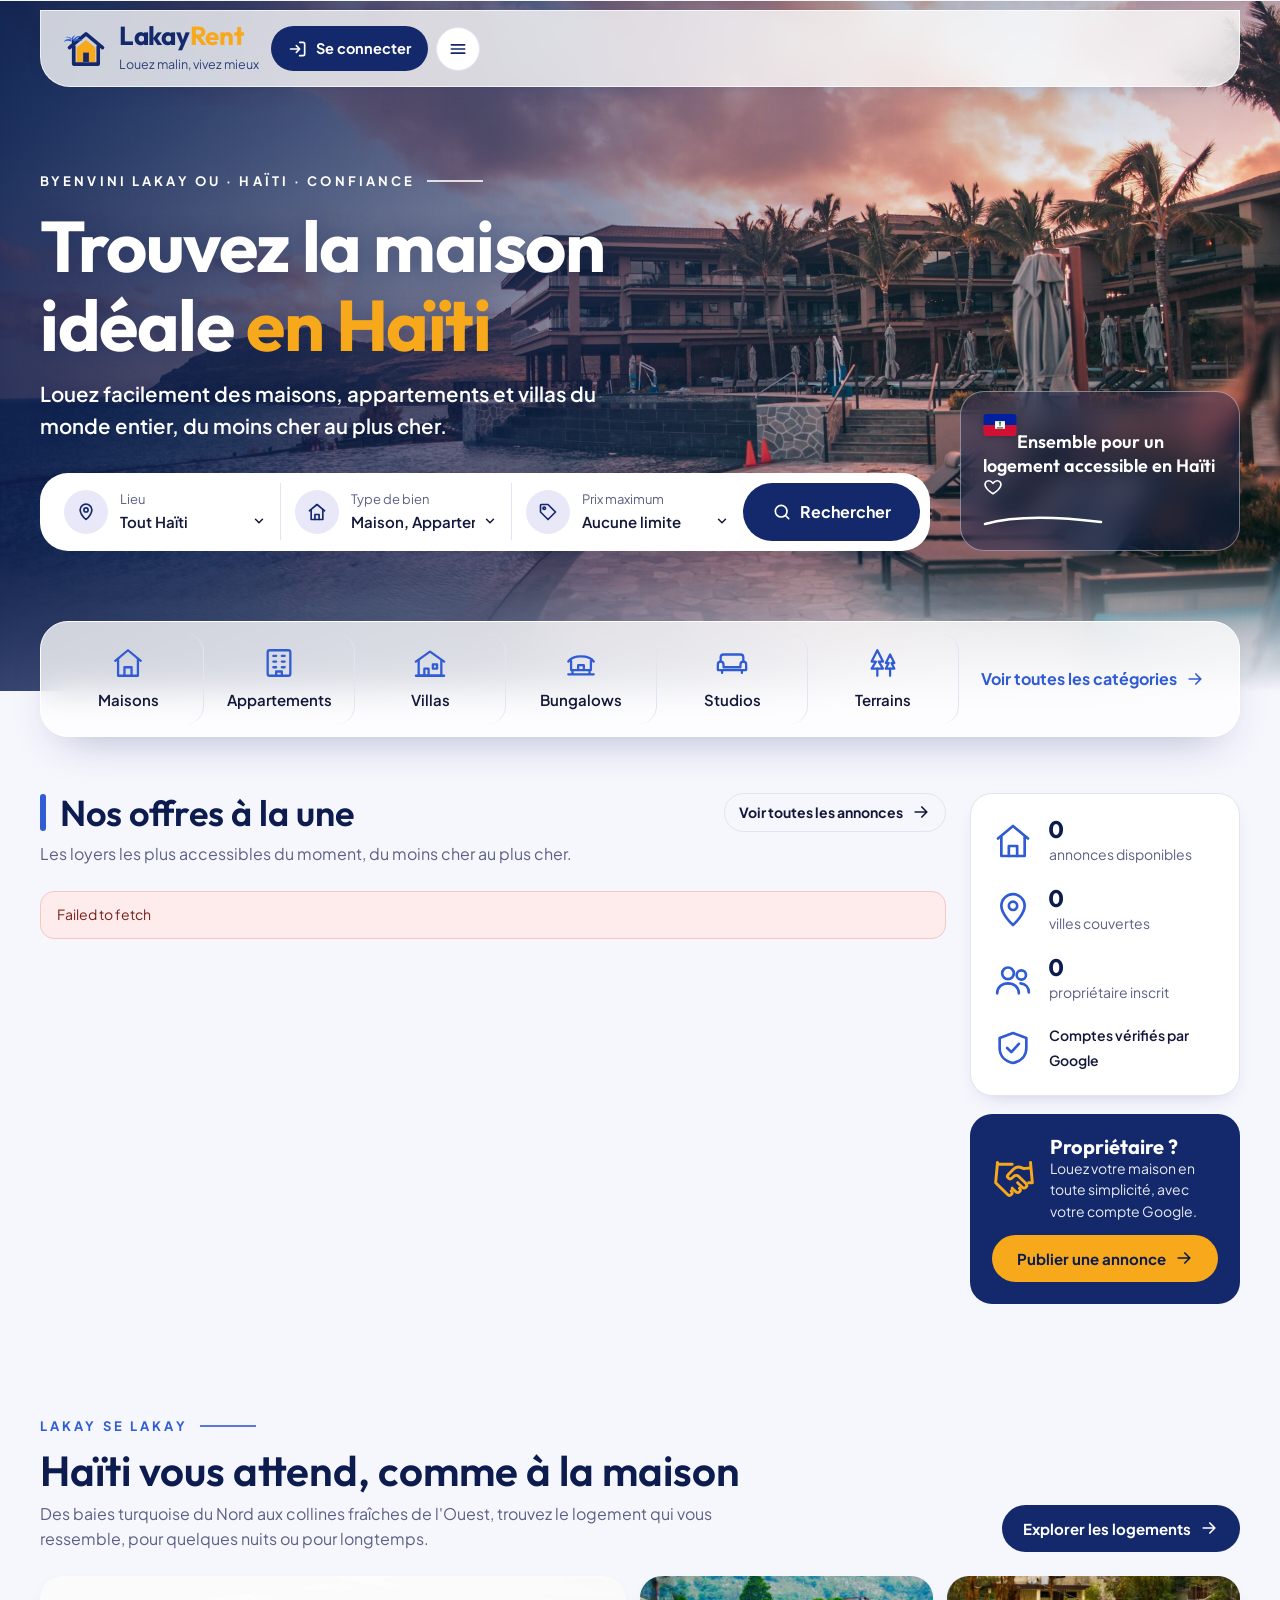
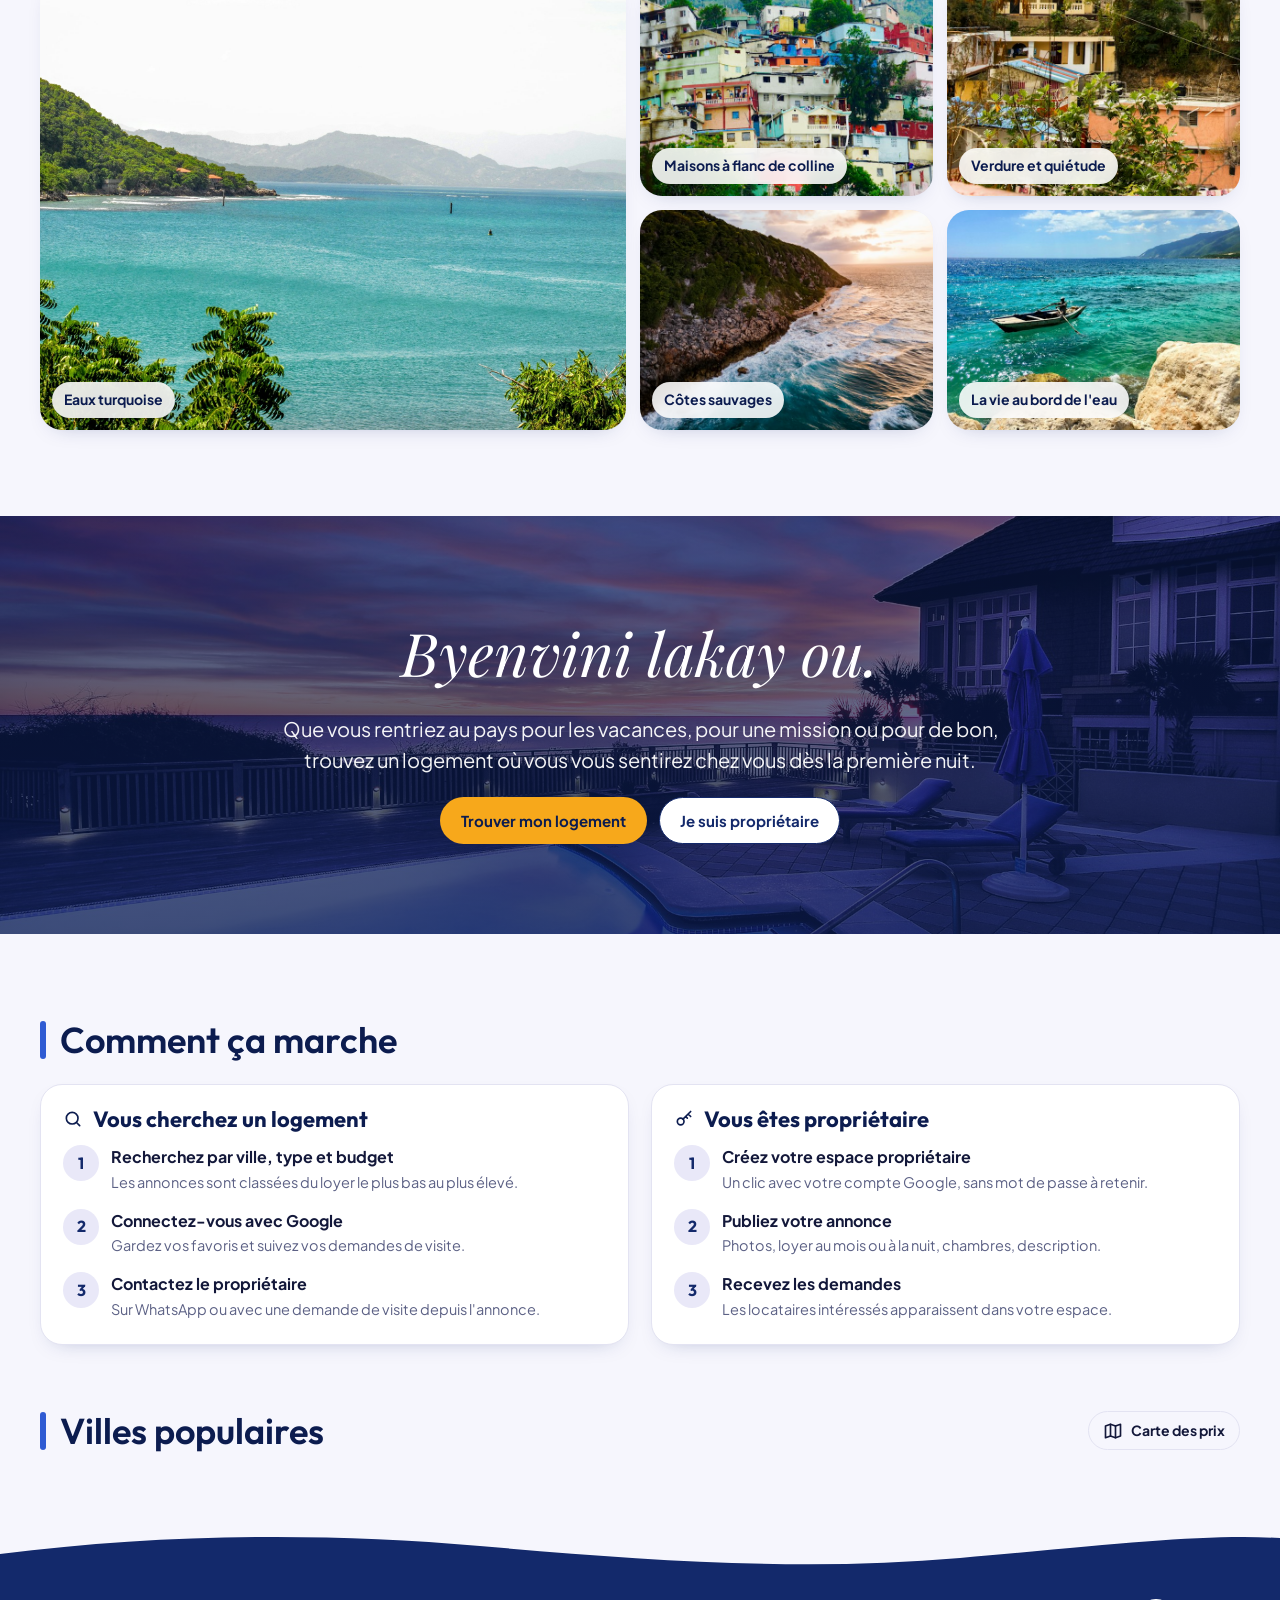
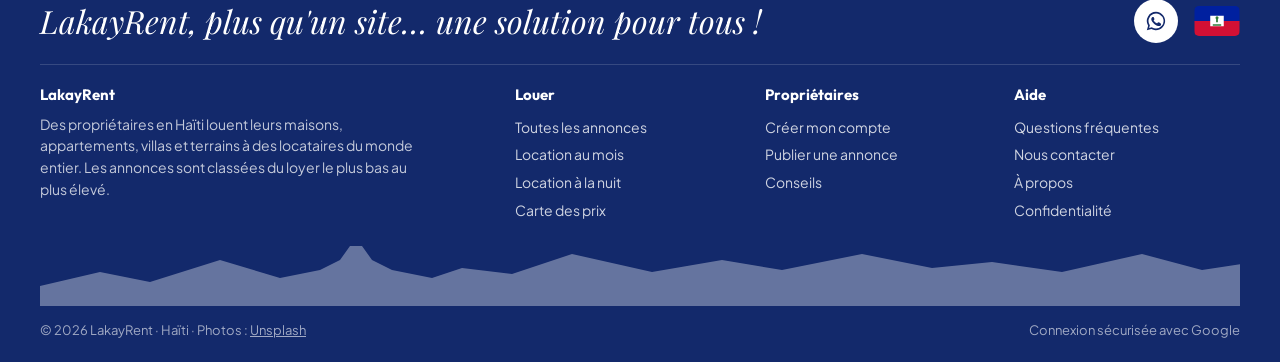
<file: index.html>
<!DOCTYPE html>
<html lang="fr">
<head>
<meta charset="utf-8">
<meta name="viewport" content="width=device-width, initial-scale=1">
<title>LakayRent — Trouvez la maison idéale en Haïti</title>
<meta name="description" content="Louez des maisons, appartements, villas et terrains en Haïti, classés du moins cher au plus cher. Propriétaires : publiez votre annonce avec votre compte Google.">
<link rel="icon" href="assets/img/favicon.svg" type="image/svg+xml">
<link rel="preconnect" href="https://fonts.googleapis.com"><link rel="preconnect" href="https://fonts.gstatic.com" crossorigin>
<link href="https://fonts.googleapis.com/css2?family=Outfit:wght@400;500;600;700&family=Plus+Jakarta+Sans:wght@400;500;600;700&family=Playfair+Display:ital,wght@1,500&display=swap" rel="stylesheet">
<link rel="stylesheet" href="assets/css/style.css?v=9">
</head>
<body data-page="home">
<header id="site-header"></header>

<main>
  <section class="hero">
    <div class="container hero-inner">
      <div>
        <div class="eyebrow">Byenvini lakay ou · Haïti · Confiance</div>
        <h1>Trouvez la maison idéale <em>en Haïti</em></h1>
        <p class="lead">Louez facilement des maisons, appartements et villas du monde entier, du moins cher au plus cher.</p>
        <form class="searchbar" id="search" action="annonces.html">
          <div class="sb-field"><span class="sb-ico" id="icoLieu"></span><div style="flex:1;min-width:0"><label for="sVille">Lieu</label><select id="sVille" name="ville"><option value="">Tout Haïti</option></select></div></div>
          <div class="sb-field"><span class="sb-ico" id="icoType"></span><div style="flex:1;min-width:0"><label for="sType">Type de bien</label><select id="sType" name="type"><option value="">Maison, Appartement…</option></select></div></div>
          <div class="sb-field"><span class="sb-ico" id="icoPrix"></span><div style="flex:1;min-width:0"><label for="sMax">Prix maximum</label><select id="sMax" name="max">
            <option value="">Aucune limite</option><option value="100">$100</option><option value="250">$250</option><option value="500">$500</option><option value="1000">$1,000</option><option value="2500">$2,500</option></select></div></div>
          <button class="btn btn-primary" type="submit" id="sGo">Rechercher</button>
        </form>
      </div>
      <aside class="hero-note" id="heroNote"></aside>
    </div>
  </section>

  <div class="container cats">
    <nav class="cats-bar" id="cats" aria-label="Catégories"></nav>
  </div>

  <section class="section">
    <div class="container split">
      <div>
        <div class="section-head">
          <h2 class="section-title">Nos offres à la une</h2>
          <a class="btn btn-ghost btn-sm" href="annonces.html">Voir toutes les annonces <span id="arr1"></span></a>
        </div>
        <p class="section-sub">Les loyers les plus accessibles du moment, du moins cher au plus cher.</p>
        <div class="grid four" id="featured">
          <div class="skeleton"></div><div class="skeleton"></div><div class="skeleton"></div><div class="skeleton"></div>
        </div>
      </div>
      <aside>
        <div class="panel stats" id="stats"></div>
        <div class="owner-cta">
          <div class="head"><span id="icoHand"></span><div><h3>Propriétaire ?</h3><p>Louez votre maison en toute simplicité, avec votre compte Google.</p></div></div>
          <a class="btn btn-sun" href="connexion.html?role=proprietaire">Publier une annonce <span id="arr2"></span></a>
        </div>
      </aside>
    </div>
  </section>

  <section class="section haiti">
    <div class="container">
      <div class="haiti-head">
        <div>
          <div class="eyebrow" style="color:var(--blue)">Lakay se lakay</div>
          <h2>Haïti vous attend, comme à la maison</h2>
          <p>Des baies turquoise du Nord aux collines fraîches de l'Ouest, trouvez le logement qui vous ressemble, pour quelques nuits ou pour longtemps.</p>
        </div>
        <a class="btn btn-primary" href="annonces.html">Explorer les logements <span id="arr3"></span></a>
      </div>
      <div class="mosaic">
        <figure class="m-big"><img src="assets/img/photos/ht2.jpg" alt="Baie turquoise bordée de collines boisées" loading="lazy"><figcaption>Eaux turquoise</figcaption></figure>
        <figure><img src="assets/img/photos/sm/ht3.jpg" alt="Maisons blanches entourées d'arbres" loading="lazy"><figcaption>Maisons à flanc de colline</figcaption></figure>
        <figure><img src="assets/img/photos/sm/ht4.jpg" alt="Maisons nichées dans la verdure" loading="lazy"><figcaption>Verdure et quiétude</figcaption></figure>
        <figure><img src="assets/img/photos/sm/ht5.jpg" alt="Plage rocheuse bordée d'arbres" loading="lazy"><figcaption>Côtes sauvages</figcaption></figure>
        <figure><img src="assets/img/photos/sm/ht6.jpg" alt="Bateau de pêche sur la mer" loading="lazy"><figcaption>La vie au bord de l'eau</figcaption></figure>
      </div>
    </div>
  </section>

  <section class="welcome">
    <div class="container welcome-inner">
      <p class="welcome-kr">Byenvini lakay ou.</p>
      <p class="welcome-txt">Que vous rentriez au pays pour les vacances, pour une mission ou pour de bon, trouvez un logement où vous vous sentirez chez vous dès la première nuit.</p>
      <div class="welcome-cta"><a class="btn btn-sun" href="annonces.html">Trouver mon logement</a><a class="btn btn-outline" href="connexion.html?role=proprietaire">Je suis propriétaire</a></div>
    </div>
  </section>

  <section class="section">
    <div class="container">
      <h2 class="section-title">Comment ça marche</h2>
      <div class="steps">
        <div class="panel">
          <h3 id="stepsLoc">Vous cherchez un logement</h3>
          <ol>
            <li><div><b>Recherchez par ville, type et budget</b><span>Les annonces sont classées du loyer le plus bas au plus élevé.</span></div></li>
            <li><div><b>Connectez-vous avec Google</b><span>Gardez vos favoris et suivez vos demandes de visite.</span></div></li>
            <li><div><b>Contactez le propriétaire</b><span>Sur WhatsApp ou avec une demande de visite depuis l'annonce.</span></div></li>
          </ol>
        </div>
        <div class="panel">
          <h3 id="stepsProp">Vous êtes propriétaire</h3>
          <ol>
            <li><div><b>Créez votre espace propriétaire</b><span>Un clic avec votre compte Google, sans mot de passe à retenir.</span></div></li>
            <li><div><b>Publiez votre annonce</b><span>Photos, loyer au mois ou à la nuit, chambres, description.</span></div></li>
            <li><div><b>Recevez les demandes</b><span>Les locataires intéressés apparaissent dans votre espace.</span></div></li>
          </ol>
        </div>
      </div>
    </div>
  </section>

  <section class="section" style="padding-top:10px">
    <div class="container">
      <div class="section-head"><h2 class="section-title">Villes populaires</h2><a class="btn btn-ghost btn-sm" href="carte.html" id="mapBtn">Carte des prix</a></div>
      <div class="cities" id="cities"></div>
    </div>
  </section>
</main>

<footer id="site-footer"></footer>
<script src="assets/js/config.js?v=9"></script>
<script src="assets/js/core.js?v=9"></script>
<script>
(function(){
  const L=Lakay,$=L.$,esc=L.esc;
  $("#icoLieu").innerHTML=L.icon("pin");$("#icoType").innerHTML=L.icon("house");$("#icoPrix").innerHTML=L.icon("tag");
  $("#sGo").insertAdjacentHTML("afterbegin",L.icon("search"));
  $("#arr1").outerHTML=L.icon("arrow");$("#arr3").outerHTML=L.icon("arrow");$("#mapBtn").insertAdjacentHTML("afterbegin",L.icon("map"));$("#arr2").outerHTML=L.icon("arrow");$("#icoHand").outerHTML=L.icon("handshake");
  $("#stepsLoc").insertAdjacentHTML("afterbegin",L.icon("search"));$("#stepsProp").insertAdjacentHTML("afterbegin",L.icon("key"));
  $("#sVille").insertAdjacentHTML("beforeend",L.VILLES.map(v=>`<option>${esc(v)}</option>`).join(""));
  $("#sType").insertAdjacentHTML("beforeend",L.TYPES.map(t=>`<option value="${esc(t.v)}">${esc(t.pl)}</option>`).join(""));
  $("#heroNote").innerHTML=L.flag+`Ensemble pour un logement accessible en Haïti ${L.icon("heart")}<svg class="swoosh" viewBox="0 0 120 14" aria-hidden="true"><path d="M2 10C30 2 70 2 118 8" fill="none" stroke="#fff" stroke-width="2.5" stroke-linecap="round"/></svg>`;
  $("#cats").innerHTML=L.TYPES.map(t=>`<a class="cat" href="annonces.html?type=${encodeURIComponent(t.v)}">${L.icon(t.icon)}${esc(t.pl)}</a>`).join("")+`<a class="cats-all" href="annonces.html">Voir toutes les catégories ${L.icon("arrow")}</a>`;
  $("#search").addEventListener("submit",e=>{
    e.preventDefault();const p=new URLSearchParams();
    if($("#sVille").value)p.set("ville",$("#sVille").value);if($("#sType").value)p.set("type",$("#sType").value);if($("#sMax").value)p.set("max",$("#sMax").value);
    Lakay.track("recherche",{detail:[$("#sVille").value||"Tout Haïti",$("#sType").value||"tous types",$("#sMax").value?("max "+$("#sMax").value):""].filter(Boolean).join(" · ")});
    location.href="annonces.html"+(p.toString()?"?"+p:"");
  });
  function stats(list){
    const villes=new Set(list.map(l=>l.ville)).size;
    const props=new Set(list.map(l=>l.proprietaire_id).filter(Boolean)).size;
    $("#stats").innerHTML=`
      <div class="stat">${L.icon("house")}<div><b class="num">${list.length}</b><span>annonces disponibles</span></div></div>
      <div class="stat">${L.icon("pin")}<div><b class="num">${villes}</b><span>villes couvertes</span></div></div>
      <div class="stat">${L.icon("users")}<div><b class="num">${props}</b><span>propriétaire${props>1?"s":""} inscrit${props>1?"s":""}</span></div></div>
      <div class="stat">${L.icon("shield")}<div><span style="color:var(--text);font-weight:600">Comptes vérifiés par Google</span></div></div>`;
  }
  (async()=>{
    if(L.session())L.loadFavs();
    try{
      const list=(await L.getListings()).slice().sort((a,b)=>L.monthly(a)-L.monthly(b));
      $("#featured").innerHTML=list.length?list.slice(0,4).map(l=>L.card(l)).join(""):`<div class="empty" style="grid-column:1/-1"><h3>Aucune annonce pour l'instant</h3><p>Soyez le premier propriétaire à publier.</p></div>`;
      stats(list);
      const counts={};list.forEach(l=>counts[l.ville]=(counts[l.ville]||0)+1);
      $("#cities").innerHTML=Object.entries(counts).sort((a,b)=>b[1]-a[1]).slice(0,8).map(([v,n])=>`<a class="city" href="annonces.html?ville=${encodeURIComponent(v)}"><span>${esc(v)}</span><small class="num">${n} annonce${n>1?"s":""}</small></a>`).join("");
    }catch(e){
      $("#featured").innerHTML=`<div class="notice err" style="grid-column:1/-1">${esc(e.message)}</div>`;stats([]);
    }
  })();
})();
</script>
</body>
</html>
</file>
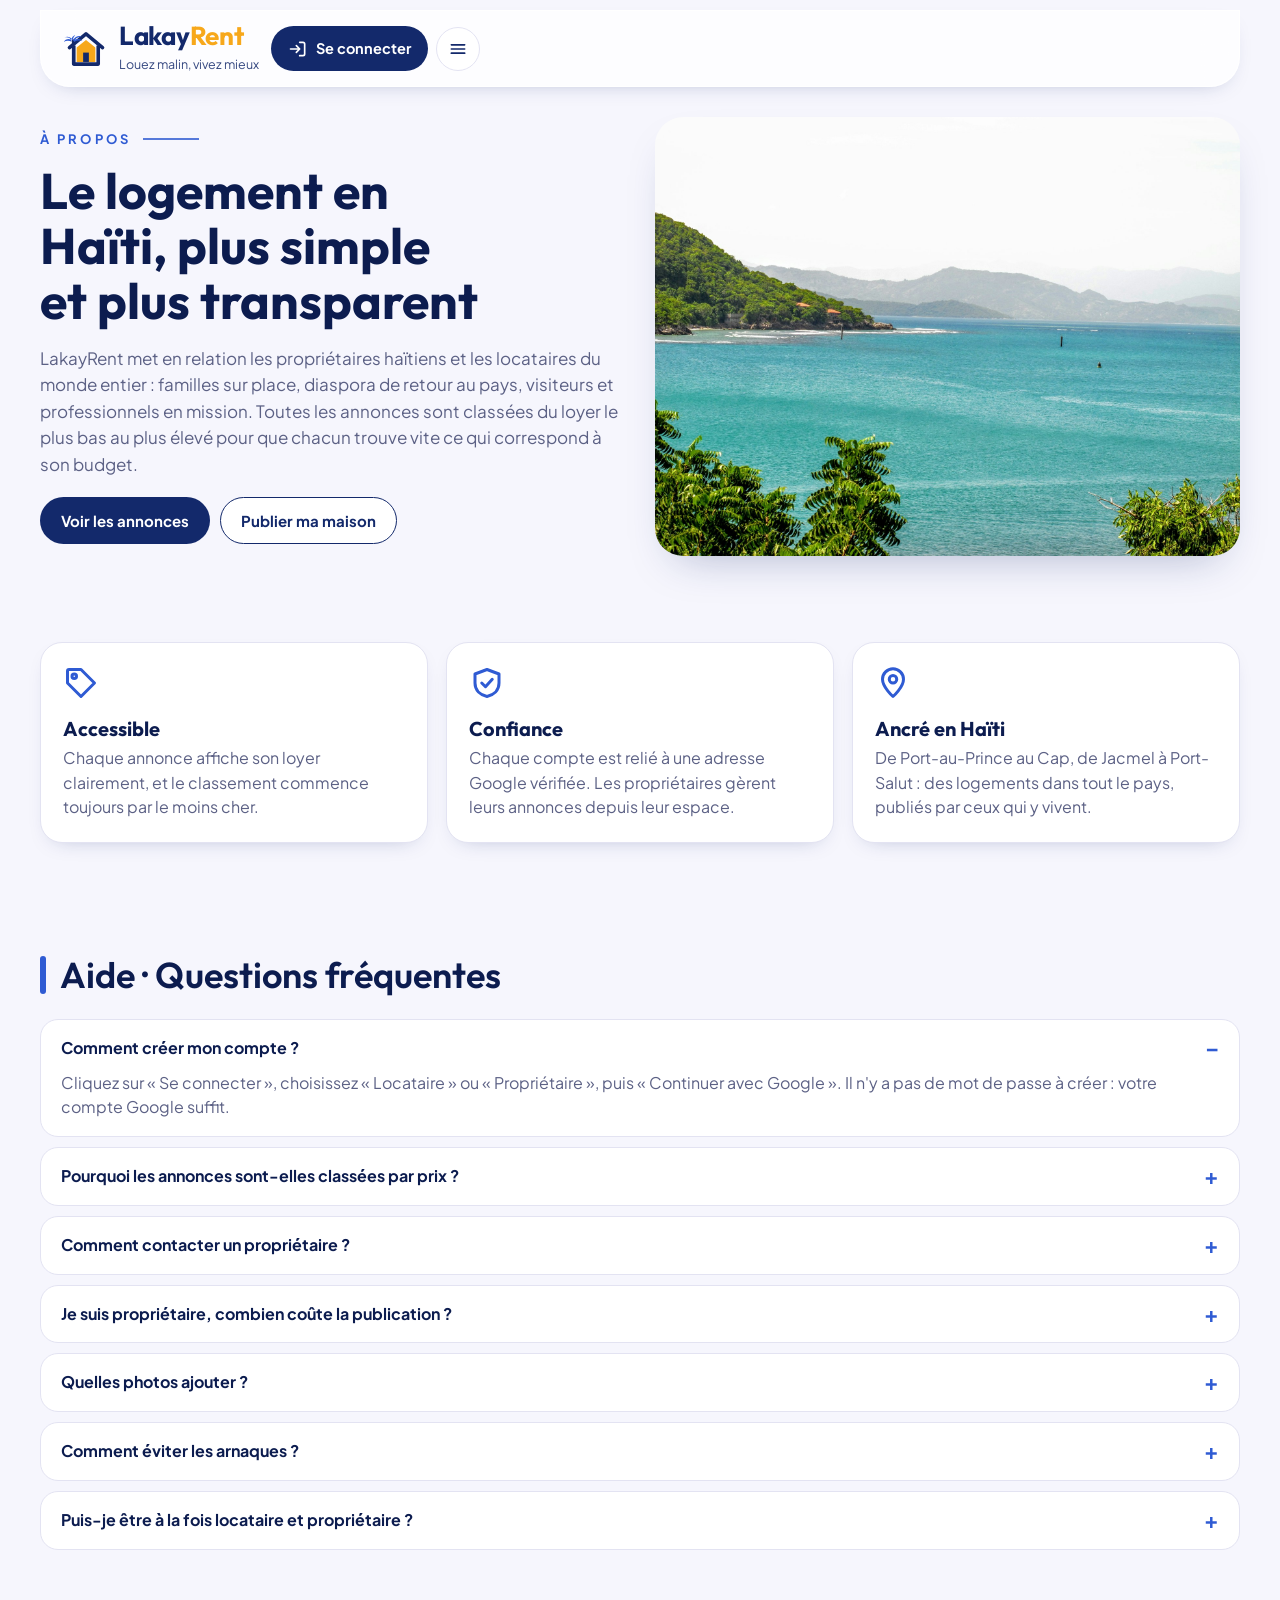
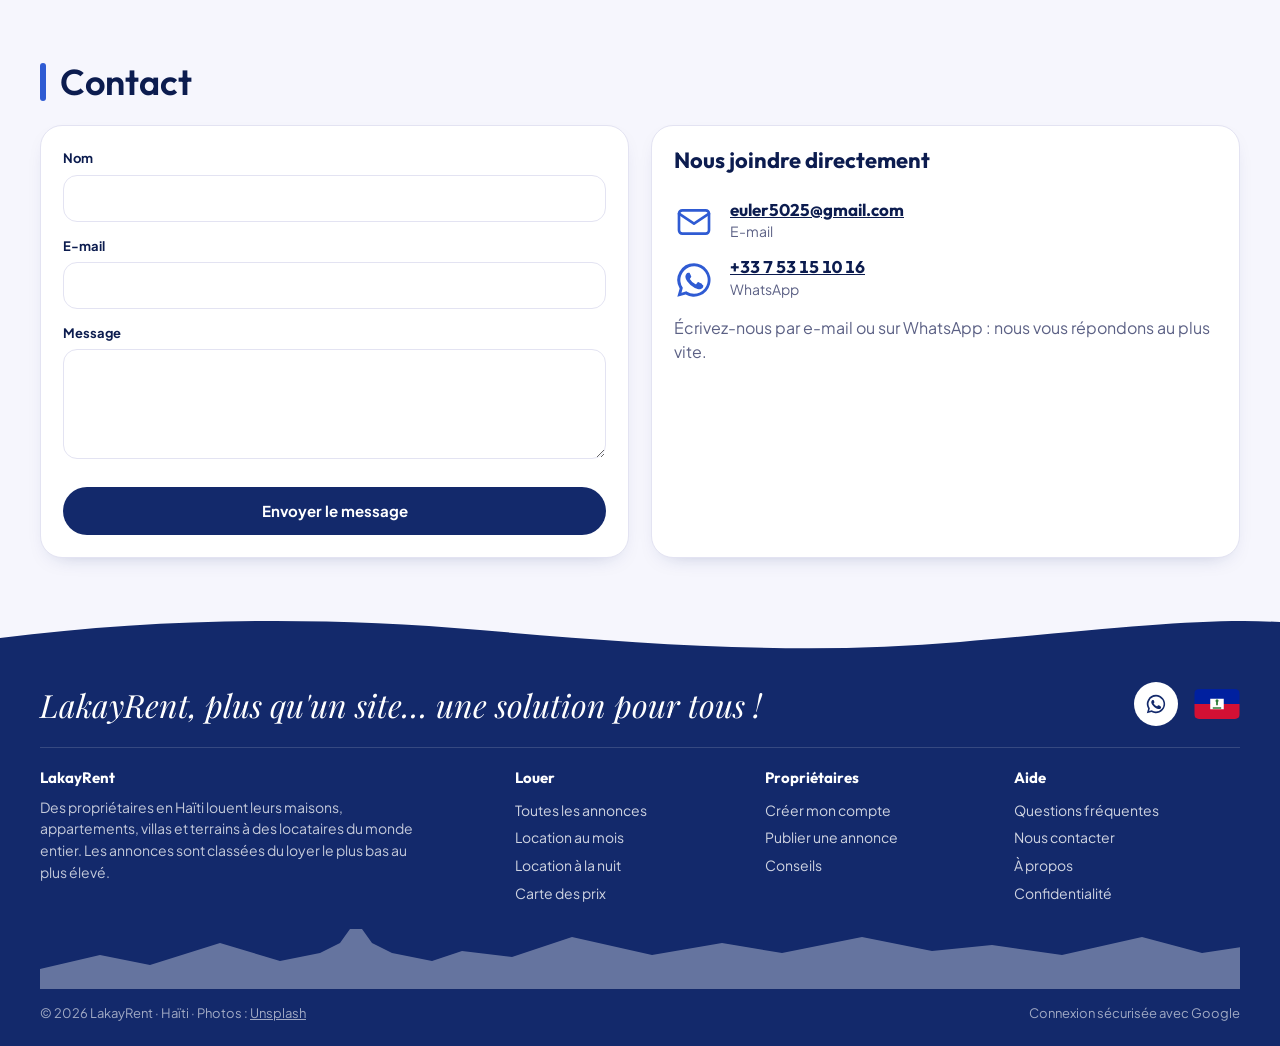
<file: a-propos.html>
<!DOCTYPE html>
<html lang="fr">
<head>
<meta charset="utf-8">
<meta name="viewport" content="width=device-width, initial-scale=1">
<title>À propos, aide et contact — LakayRent</title>
<link rel="icon" href="assets/img/favicon.svg" type="image/svg+xml">
<link rel="preconnect" href="https://fonts.googleapis.com"><link rel="preconnect" href="https://fonts.gstatic.com" crossorigin>
<link href="https://fonts.googleapis.com/css2?family=Outfit:wght@400;500;600;700&family=Plus+Jakarta+Sans:wght@400;500;600;700&family=Playfair+Display:ital,wght@1,500&display=swap" rel="stylesheet">
<link rel="stylesheet" href="assets/css/style.css?v=9">
</head>
<body data-page="apropos">
<header id="site-header"></header>
<main class="container">
  <section class="about-hero">
    <div>
      <div class="eyebrow" style="color:var(--blue)">À propos</div>
      <h1 style="font-size:clamp(32px,4vw,50px);color:var(--navy-2);margin:14px 0">Le logement en Haïti, plus simple et plus transparent</h1>
      <p style="color:var(--muted);font-size:17px;max-width:55ch">LakayRent met en relation les propriétaires haïtiens et les locataires du monde entier : familles sur place, diaspora de retour au pays, visiteurs et professionnels en mission. Toutes les annonces sont classées du loyer le plus bas au plus élevé pour que chacun trouve vite ce qui correspond à son budget.</p>
      <div style="display:flex;gap:10px;flex-wrap:wrap;margin-top:20px"><a class="btn btn-primary" href="annonces.html">Voir les annonces</a><a class="btn btn-outline" href="connexion.html?role=proprietaire">Publier ma maison</a></div>
    </div>
    <img src="assets/img/photos/ht2.jpg" alt="Eaux turquoise et collines verdoyantes du nord d'Haïti" style="aspect-ratio:4/3;object-fit:cover;width:100%">
  </section>

  <section class="section">
    <div class="values" id="values"></div>
  </section>

  <section class="section" id="aide">
    <h2 class="section-title">Aide · Questions fréquentes</h2>
    <div class="faq">
      <details open><summary>Comment créer mon compte ?</summary><p>Cliquez sur « Se connecter », choisissez « Locataire » ou « Propriétaire », puis « Continuer avec Google ». Il n'y a pas de mot de passe à créer : votre compte Google suffit.</p></details>
      <details><summary>Pourquoi les annonces sont-elles classées par prix ?</summary><p>Pour que chacun voie d'abord ce qui entre dans son budget. Quand vous affichez à la fois des locations au mois et à la nuit, un loyer à la nuit est comparé sur 30 nuits.</p></details>
      <details><summary>Comment contacter un propriétaire ?</summary><p>Sur la page d'une annonce, écrivez-lui directement sur WhatsApp, ou connectez-vous et envoyez une demande de visite. Le propriétaire la voit dans son espace avec votre numéro.</p></details>
      <details><summary>Je suis propriétaire, combien coûte la publication ?</summary><p>La publication est gratuite. Vous fixez votre loyer, au mois ou à la nuit, en dollars US, et vous pouvez masquer ou supprimer votre annonce à tout moment.</p></details>
      <details><summary>Quelles photos ajouter ?</summary><p>Jusqu'à six photos prises de jour : la façade en premier, puis le salon, la cuisine, les chambres, la salle de bain et la vue. Les photos sont réduites automatiquement avant l'envoi.</p></details>
      <details><summary>Comment éviter les arnaques ?</summary><p>Visitez toujours le logement avant de payer, rencontrez le propriétaire, demandez un reçu et ne versez jamais d'argent à quelqu'un qui refuse la visite. LakayRent n'encaisse aucun paiement.</p></details>
      <details><summary>Puis-je être à la fois locataire et propriétaire ?</summary><p>Oui. Changez de type de compte à tout moment dans « Mon espace », onglet « Mon profil ». Vos annonces et vos favoris sont gardés.</p></details>
    </div>
  </section>

  <section class="section" id="contact">
    <h2 class="section-title">Contact</h2>
    <div class="steps">
      <form class="panel" id="cForm" style="display:grid;gap:14px">
        <div class="field"><label for="cNom">Nom</label><input id="cNom" required maxlength="80"></div>
        <div class="field"><label for="cMail">E-mail</label><input id="cMail" type="email" required maxlength="120"></div>
        <div class="field"><label for="cMsg">Message</label><textarea id="cMsg" required maxlength="2000"></textarea></div>
        <div id="cOut"></div>
        <button class="btn btn-primary" type="submit" id="cGo">Envoyer le message</button>
      </form>
      <div class="panel" style="display:grid;gap:14px;align-content:start">
        <h3 style="color:var(--navy-2);font-size:22px">Nous joindre directement</h3>
        <div class="stat" id="cMailLine"></div>
        <div class="stat" id="cWaLine"></div>
        <p style="color:var(--muted);margin:0">Écrivez-nous par e-mail ou sur WhatsApp : nous vous répondons au plus vite.</p>
      </div>
    </div>
  </section>
</main>
<footer id="site-footer"></footer>
<script src="assets/js/config.js?v=9"></script>
<script src="assets/js/core.js?v=9"></script>
<script>
(function(){
  const L=Lakay,$=L.$,esc=L.esc,C=L.cfg;
  $("#values").innerHTML=[["tag","Accessible","Chaque annonce affiche son loyer clairement, et le classement commence toujours par le moins cher."],["shield","Confiance","Chaque compte est relié à une adresse Google vérifiée. Les propriétaires gèrent leurs annonces depuis leur espace."],["pin","Ancré en Haïti","De Port-au-Prince au Cap, de Jacmel à Port-Salut : des logements dans tout le pays, publiés par ceux qui y vivent."]]
    .map(([i,t,p])=>`<div class="panel">${L.icon(i)}<h3>${t}</h3><p>${p}</p></div>`).join("");
  $("#cMailLine").innerHTML=`${L.icon("mail")}<div><b style="font-size:17px"><a href="mailto:${esc(C.CONTACT_EMAIL||"")}" style="color:inherit">${esc(C.CONTACT_EMAIL||"")}</a></b><span>E-mail</span></div>`;
  $("#cWaLine").innerHTML=`${L.icon("whatsapp")}<div><b style="font-size:17px" class="num">${C.WHATSAPP_URL?`<a href="${esc(C.WHATSAPP_URL)}" target="_blank" rel="noopener" style="color:inherit">${esc(C.CONTACT_WHATSAPP||"")}</a>`:esc(C.CONTACT_WHATSAPP||"")}</b><span>WhatsApp</span></div>`;
  const s=L.session();if(s){$("#cNom").value=s.name||"";$("#cMail").value=s.email||"";}
  $("#cForm").addEventListener("submit",async e=>{
    e.preventDefault();const d={nom:$("#cNom").value.trim(),email:$("#cMail").value.trim(),message:$("#cMsg").value.trim()};
    if(!d.nom||!d.email||!d.message){$("#cOut").innerHTML='<div class="notice err">Remplissez votre nom, votre e-mail et votre message.</div>';return;}
    $("#cGo").disabled=true;
    try{await L.api("contact",d);$("#cForm").innerHTML='<div class="notice ok"><b>Message envoyé.</b> Nous vous répondrons par e-mail.</div>';}
    catch(err){$("#cGo").disabled=false;$("#cOut").innerHTML=`<div class="notice err">${esc(err.message)}</div>`;}
  });
})();
</script>
</body>
</html>
</file>
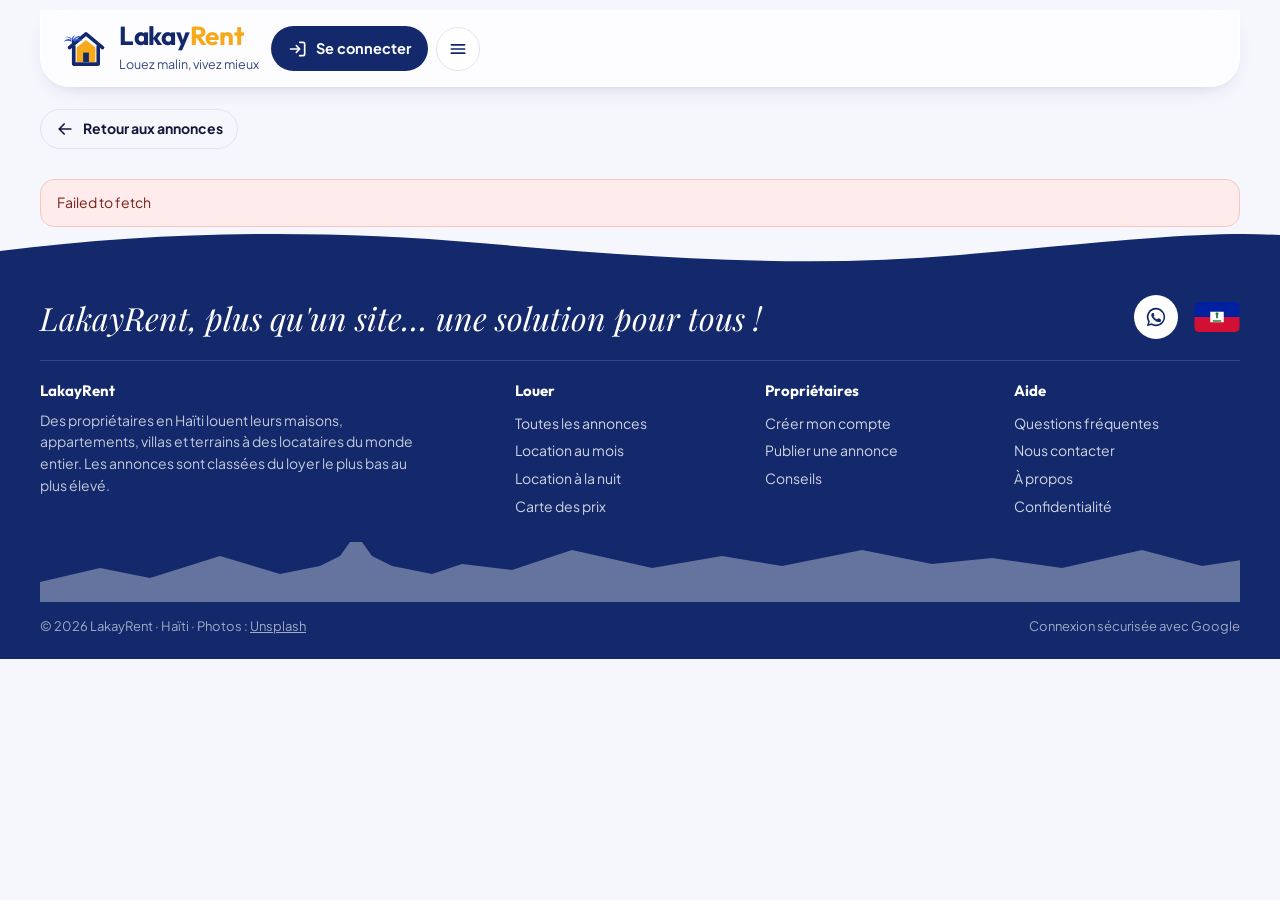
<file: annonce.html>
<!DOCTYPE html>
<html lang="fr">
<head>
<meta charset="utf-8">
<meta name="viewport" content="width=device-width, initial-scale=1">
<title>Annonce — LakayRent</title>
<link rel="icon" href="assets/img/favicon.svg" type="image/svg+xml">
<link rel="preconnect" href="https://fonts.googleapis.com"><link rel="preconnect" href="https://fonts.gstatic.com" crossorigin>
<link href="https://fonts.googleapis.com/css2?family=Outfit:wght@400;500;600;700&family=Plus+Jakarta+Sans:wght@400;500;600;700&family=Playfair+Display:ital,wght@1,500&display=swap" rel="stylesheet">
<link rel="stylesheet" href="assets/css/style.css?v=9">
</head>
<body data-page="annonces">
<header id="site-header"></header>
<main class="container">
  <div style="padding-top:22px"><a class="btn btn-ghost btn-sm" href="annonces.html" id="back">Retour aux annonces</a></div>
  <div id="root"><div class="detail"><div class="skeleton" style="min-height:420px"></div><div class="skeleton"></div></div></div>
  <section class="section" id="similar" hidden>
    <h2 class="section-title">Annonces similaires</h2>
    <div class="grid four" id="simGrid"></div>
  </section>
</main>
<footer id="site-footer"></footer>
<script src="assets/js/config.js?v=9"></script>
<script src="assets/js/core.js?v=9"></script>
<script>
(function(){
  const L=Lakay,$=L.$,$$=L.$$,esc=L.esc;
  $("#back").insertAdjacentHTML("afterbegin",L.icon("back"));
  const id=L.param("id");
  function waLink(l){
    const digits=String(l.whatsapp||"").replace(/\D/g,"");
    const txt=`Bonjour, je suis intéressé(e) par votre annonce « ${l.titre} » (${L.money(l.prix)} / ${L.periodLabel(l.periode)}) vue sur LakayRent.`;
    return digits?`https://wa.me/${digits}?text=${encodeURIComponent(txt)}`:"";
  }
  function requestBlock(l){
    const s=L.session();
    if(!s)return `<a class="btn btn-outline btn-block" href="connexion.html?role=locataire&next=${encodeURIComponent("annonce.html?id="+l.id)}">${L.icon("calendar")}Se connecter pour demander une visite</a>`;
    if(s.id===l.proprietaire_id)return `<div class="notice info">C'est votre annonce. Gérez-la depuis <a href="espace.html">votre espace</a>.</div>`;
    return `<form id="reqForm" class="panel" style="display:grid;gap:12px;box-shadow:none">
      <h3 style="font-size:19px;color:var(--navy-2)">Demander une visite</h3>
      <div class="field"><label for="rDate">Date souhaitée</label><input id="rDate" type="date" min="${new Date().toISOString().slice(0,10)}"></div>
      <div class="field"><label for="rTel">Votre téléphone ou WhatsApp</label><input id="rTel" maxlength="30" placeholder="+509 … ou +33 …" required></div>
      <div class="field"><label for="rMsg">Message</label><textarea id="rMsg" maxlength="800" placeholder="Présentez-vous, durée de location souhaitée, nombre de personnes…"></textarea></div>
      <div id="rOut"></div>
      <button class="btn btn-primary" type="submit">${L.icon("send")}Envoyer la demande</button>
    </form>`;
  }
  function render(l,all){
    document.title=l.titre+" — LakayRent";
    const photos=l.photos.length?l.photos:[L.photoOf(l)];
    const isLand=l.type==="Terrain";
    const specs=[
      !isLand&&[L.icon("bed"),l.chambres,"Chambres"],
      !isLand&&[L.icon("bath"),l.sdb,"Salles de bain"],
      l.surface&&[L.icon("ruler"),l.surface+" m²","Surface"],
      !isLand&&l.voyageurs&&[L.icon("users"),l.voyageurs,"Personnes max"],
      [L.icon("calendar"),l.periode==="nuit"?"Courte durée":"Longue durée",l.periode==="nuit"?"Loyer à la nuit":"Loyer au mois"]
    ].filter(Boolean);
    const wa=waLink(l);
    $("#root").innerHTML=`<div class="detail">
      <div>
        <div class="gallery">
          <div class="gallery-main"><img id="mainImg" src="${esc(photos[0])}" alt="${esc(l.type)} à ${esc(l.ville)}"></div>
          ${photos.length>1?`<div class="thumbs">${photos.map((p,i)=>`<button type="button" data-i="${i}" aria-current="${i===0}" aria-label="Photo ${i+1}"><img src="${esc(L.thumb(p))}" alt="" loading="lazy"></button>`).join("")}</div>`:""}
        </div>
        <div style="display:flex;gap:8px;flex-wrap:wrap;margin-top:18px"><span class="badge badge-green">À louer</span><span class="badge badge-soft">${esc(l.type)}</span>${l.exemple?'<span class="badge badge-dark">Annonce d\'exemple</span>':""}</div>
        <h1>${esc(l.titre)}</h1>
        <div class="loc">${L.icon("pin")}${esc([l.quartier,l.ville].filter(Boolean).join(", "))}, Haïti</div>
        <div class="spec-grid num">${specs.map(([i,v,t])=>`<div>${i}<b>${esc(v)}</b><span>${esc(t)}</span></div>`).join("")}</div>
        <h2 class="section-title" style="font-size:24px;margin-bottom:12px">Description</h2>
        <p class="desc">${esc(l.description||"Le propriétaire n'a pas encore ajouté de description.")}</p>
      </div>
      <aside class="panel contact-card">
        <div><div class="price num">${L.money(l.prix)} <small>/ ${L.periodLabel(l.periode)}</small></div>
          ${l.periode==="nuit"?`<div class="hint" style="color:var(--muted);font-size:13px">Soit environ ${L.money(l.prix*30)} pour 30 nuits</div>`:""}</div>
        <div class="owner-line"><span class="avatar">${esc((l.proprietaire_nom||"P")[0].toUpperCase())}</span><div><b>${esc(l.proprietaire_nom||"Propriétaire")}</b><span>Propriétaire${l.date?" · publié le "+esc(L.dateFr(l.date)):""}</span></div></div>
        ${wa?`<a class="btn btn-wa btn-block" href="${esc(wa)}" target="_blank" rel="noopener">${L.icon("whatsapp")}Écrire sur WhatsApp</a><div class="wa-number num">${esc(l.whatsapp)}</div>`:""}
        <button class="btn btn-ghost btn-block" type="button" data-fav="${esc(l.id)}" aria-pressed="${L.favs().includes(l.id)}" id="favBig">${L.icon("heart")}<span>${L.favs().includes(l.id)?"Dans vos favoris":"Ajouter aux favoris"}</span></button>
        <div class="divider">ou</div>
        ${requestBlock(l)}
      </aside>
    </div>`;
    $$(".thumbs button").forEach(b=>b.addEventListener("click",()=>{$("#mainImg").src=photos[+b.dataset.i];$$(".thumbs button").forEach(x=>x.setAttribute("aria-current",x===b));}));
    const fb=$("#favBig");fb.addEventListener("click",()=>setTimeout(()=>{fb.querySelector("span").textContent=fb.getAttribute("aria-pressed")==="true"?"Dans vos favoris":"Ajouter aux favoris";},50));
    const f=$("#reqForm");
    if(f)f.addEventListener("submit",async e=>{
      e.preventDefault();const tel=$("#rTel").value.trim();
      if(!tel){$("#rOut").innerHTML='<div class="notice err">Ajoutez un numéro pour que le propriétaire puisse vous répondre.</div>';return;}
      const b=f.querySelector("button[type=submit]");b.disabled=true;
      try{await L.api("sendRequest",{annonceId:l.id,annonceTitre:l.titre,proprietaireId:l.proprietaire_id,date:$("#rDate").value,telephone:tel,message:$("#rMsg").value.trim()});
        f.innerHTML='<div class="notice ok"><b>Demande envoyée.</b> Le propriétaire la voit dans son espace. Suivez-la dans <a href="espace.html#demandes">vos demandes</a>.</div>';}
      catch(err){b.disabled=false;L.handleError(err);}
    });
    const sim=all.filter(x=>x.id!==l.id&&(x.ville===l.ville||x.type===l.type)).sort((a,b)=>Math.abs(L.monthly(a)-L.monthly(l))-Math.abs(L.monthly(b)-L.monthly(l))).slice(0,4);
    if(sim.length){$("#similar").hidden=false;$("#simGrid").innerHTML=sim.map(x=>L.card(x)).join("");}
  }
  (async()=>{
    if(L.session())await L.loadFavs();
    try{
      const all=await L.getListings();const l=all.find(x=>x.id===id);
      if(!l){$("#root").innerHTML=`<div class="empty" style="margin:30px 0 60px"><h3>Annonce introuvable</h3><p>Elle a peut-être été retirée par son propriétaire.</p><a class="btn btn-primary btn-sm" href="annonces.html">Voir les annonces</a></div>`;return;}
      render(l,all);
    }catch(e){$("#root").innerHTML=`<div class="notice err" style="margin:30px 0">${esc(e.message)}</div>`;}
  })();
})();
</script>
</body>
</html>
</file>
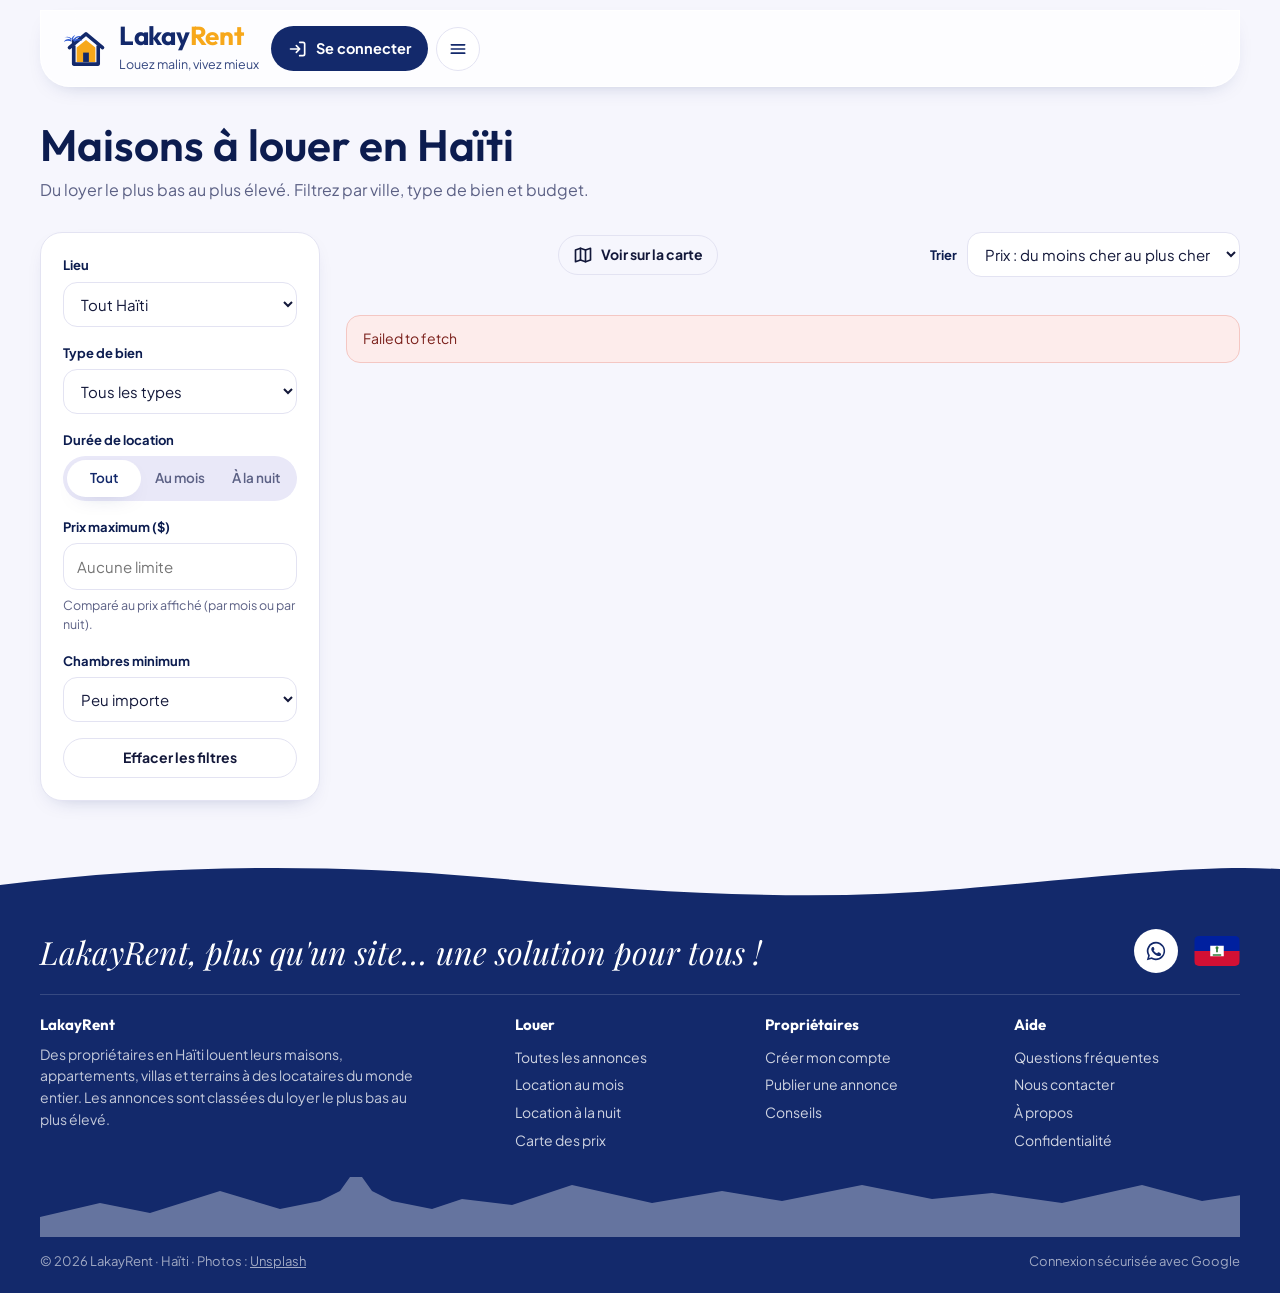
<file: annonces.html>
<!DOCTYPE html>
<html lang="fr">
<head>
<meta charset="utf-8">
<meta name="viewport" content="width=device-width, initial-scale=1">
<title>Annonces — LakayRent</title>
<meta name="description" content="Toutes les maisons, appartements, villas et terrains à louer en Haïti, classés du moins cher au plus cher.">
<link rel="icon" href="assets/img/favicon.svg" type="image/svg+xml">
<link rel="preconnect" href="https://fonts.googleapis.com"><link rel="preconnect" href="https://fonts.gstatic.com" crossorigin>
<link href="https://fonts.googleapis.com/css2?family=Outfit:wght@400;500;600;700&family=Plus+Jakarta+Sans:wght@400;500;600;700&family=Playfair+Display:ital,wght@1,500&display=swap" rel="stylesheet">
<link rel="stylesheet" href="assets/css/style.css?v=9">
</head>
<body data-page="annonces">
<header id="site-header"></header>
<main class="container">
  <div class="page-head">
    <h1 id="title">Maisons à louer en Haïti</h1>
    <p>Du loyer le plus bas au plus élevé. Filtrez par ville, type de bien et budget.</p>
  </div>

  <div class="listing-layout" style="padding:22px 0 60px">
    <aside class="panel filters" aria-label="Filtres">
      <div class="field"><label for="fVille">Lieu</label><select id="fVille"><option value="">Tout Haïti</option></select></div>
      <div class="field"><label for="fType">Type de bien</label><select id="fType"><option value="">Tous les types</option></select></div>
      <div class="field"><span class="label" id="perLbl">Durée de location</span>
        <div class="seg" role="group" aria-labelledby="perLbl">
          <button type="button" data-per="" aria-pressed="true">Tout</button>
          <button type="button" data-per="mois" aria-pressed="false">Au mois</button>
          <button type="button" data-per="nuit" aria-pressed="false">À la nuit</button>
        </div>
      </div>
      <div class="field"><label for="fMax">Prix maximum ($)</label><input id="fMax" type="number" min="0" step="10" inputmode="numeric" placeholder="Aucune limite"><span class="hint">Comparé au prix affiché (par mois ou par nuit).</span></div>
      <div class="field"><label for="fCh">Chambres minimum</label><select id="fCh"><option value="0">Peu importe</option><option value="1">1 et plus</option><option value="2">2 et plus</option><option value="3">3 et plus</option><option value="4">4 et plus</option><option value="5">5 et plus</option></select></div>
      <button class="btn btn-ghost btn-sm" type="button" id="reset">Effacer les filtres</button>
    </aside>

    <section aria-labelledby="title">
      <div class="toolbar">
        <div class="count" id="count" role="status">Chargement…</div>
        <a class="btn btn-ghost btn-sm" href="carte.html" id="mapLink">Voir sur la carte</a>
        <div class="field" style="grid-auto-flow:column;align-items:center;gap:10px"><label for="fSort">Trier</label>
          <select id="fSort" style="width:auto"><option value="asc">Prix : du moins cher au plus cher</option><option value="desc">Prix : du plus cher au moins cher</option><option value="new">Les plus récentes</option></select></div>
      </div>
      <div class="ladder" id="ladder"></div>
      <div class="grid" id="grid"><div class="skeleton"></div><div class="skeleton"></div><div class="skeleton"></div></div>
    </section>
  </div>
</main>
<footer id="site-footer"></footer>
<script src="assets/js/config.js?v=9"></script>
<script src="assets/js/core.js?v=9"></script>
<script>
(function(){
  const L=Lakay,$=L.$,$$=L.$$,esc=L.esc;
  const st={ville:L.param("ville"),type:L.param("type"),periode:L.param("periode"),max:L.param("max"),ch:L.param("ch")||"0",sort:L.param("tri")||"asc"};
  $("#fVille").insertAdjacentHTML("beforeend",L.VILLES.map(v=>`<option>${esc(v)}</option>`).join(""));
  $("#fType").insertAdjacentHTML("beforeend",L.TYPES.map(t=>`<option value="${esc(t.v)}">${esc(t.pl)}</option>`).join(""));
  let all=[];
  function syncInputs(){
    if(st.ville&&!L.VILLES.includes(st.ville))$("#fVille").insertAdjacentHTML("beforeend",`<option>${esc(st.ville)}</option>`);
    $("#fVille").value=st.ville;$("#fType").value=st.type;$("#fMax").value=st.max;$("#fCh").value=st.ch;$("#fSort").value=st.sort;
    $$("[data-per]").forEach(b=>b.setAttribute("aria-pressed",b.dataset.per===st.periode));
  }
  function pushUrl(){
    const p=new URLSearchParams();
    if(st.ville)p.set("ville",st.ville);if(st.type)p.set("type",st.type);if(st.periode)p.set("periode",st.periode);if(st.max)p.set("max",st.max);if(st.ch!=="0")p.set("ch",st.ch);if(st.sort!=="asc")p.set("tri",st.sort);
    history.replaceState(null,"",location.pathname+(p.toString()?"?"+p:""));
  }
  function render(){
    let list=all.filter(l=>(!st.ville||l.ville===st.ville)&&(!st.type||l.type===st.type)&&(!st.periode||l.periode===st.periode)&&(!st.max||l.prix<=Number(st.max))&&(l.chambres>=Number(st.ch)));
    const asc=list.slice().sort((a,b)=>L.monthly(a)-L.monthly(b));
    const rank=new Map(asc.map((l,i)=>[l.id,i+1]));
    if(st.sort==="asc")list=asc;else if(st.sort==="desc")list=asc.slice().reverse();else list=list.slice().sort((a,b)=>String(b.date).localeCompare(String(a.date)));
    const t=L.TYPES.find(x=>x.v===st.type);
    $("#title").textContent=(t?t.pl:"Maisons")+" à louer"+(st.ville?" à "+st.ville:" en Haïti");
    document.title=$("#title").textContent+" — LakayRent";
    $("#count").innerHTML=`<b class="num">${list.length}</b> annonce${list.length>1?"s":""}${!st.periode&&list.some(l=>l.periode==="nuit")&&list.some(l=>l.periode==="mois")?" · les prix à la nuit sont comparés sur 30 nuits":""}`;
    $("#ladder").innerHTML=asc.length?`<span class="num">${L.money(asc[0].prix)} / ${L.periodLabel(asc[0].periode)}</span><div class="bar"></div><span class="num">${L.money(asc[asc.length-1].prix)} / ${L.periodLabel(asc[asc.length-1].periode)}</span>`:"";
    $("#grid").innerHTML=list.length?list.map(l=>L.card(l,{rank:rank.get(l.id)})).join(""):`<div class="empty" style="grid-column:1/-1"><h3>Aucune annonce ne correspond</h3><p>Essayez une autre ville, un autre type ou un budget plus large.</p><button class="btn btn-primary btn-sm" type="button" onclick="document.getElementById('reset').click()">Effacer les filtres</button></div>`;
    pushUrl();
  }
  $("#fVille").addEventListener("change",e=>{st.ville=e.target.value;render();});
  $("#fType").addEventListener("change",e=>{st.type=e.target.value;render();});
  $("#fCh").addEventListener("change",e=>{st.ch=e.target.value;render();});
  $("#fSort").addEventListener("change",e=>{st.sort=e.target.value;render();});
  let deb;$("#fMax").addEventListener("input",e=>{clearTimeout(deb);deb=setTimeout(()=>{st.max=e.target.value;render();},250);});
  $$("[data-per]").forEach(b=>b.addEventListener("click",()=>{st.periode=b.dataset.per;syncInputs();render();}));
  $("#mapLink").insertAdjacentHTML("afterbegin",L.icon("map"));
  $("#reset").addEventListener("click",()=>{Object.assign(st,{ville:"",type:"",periode:"",max:"",ch:"0",sort:"asc"});syncInputs();render();});
  syncInputs();
  (async()=>{
    if(L.session())await L.loadFavs();
    try{all=await L.getListings();render();}
    catch(e){$("#count").textContent="";$("#grid").innerHTML=`<div class="notice err" style="grid-column:1/-1">${esc(e.message)}</div>`;}
  })();
})();
</script>
</body>
</html>
</file>
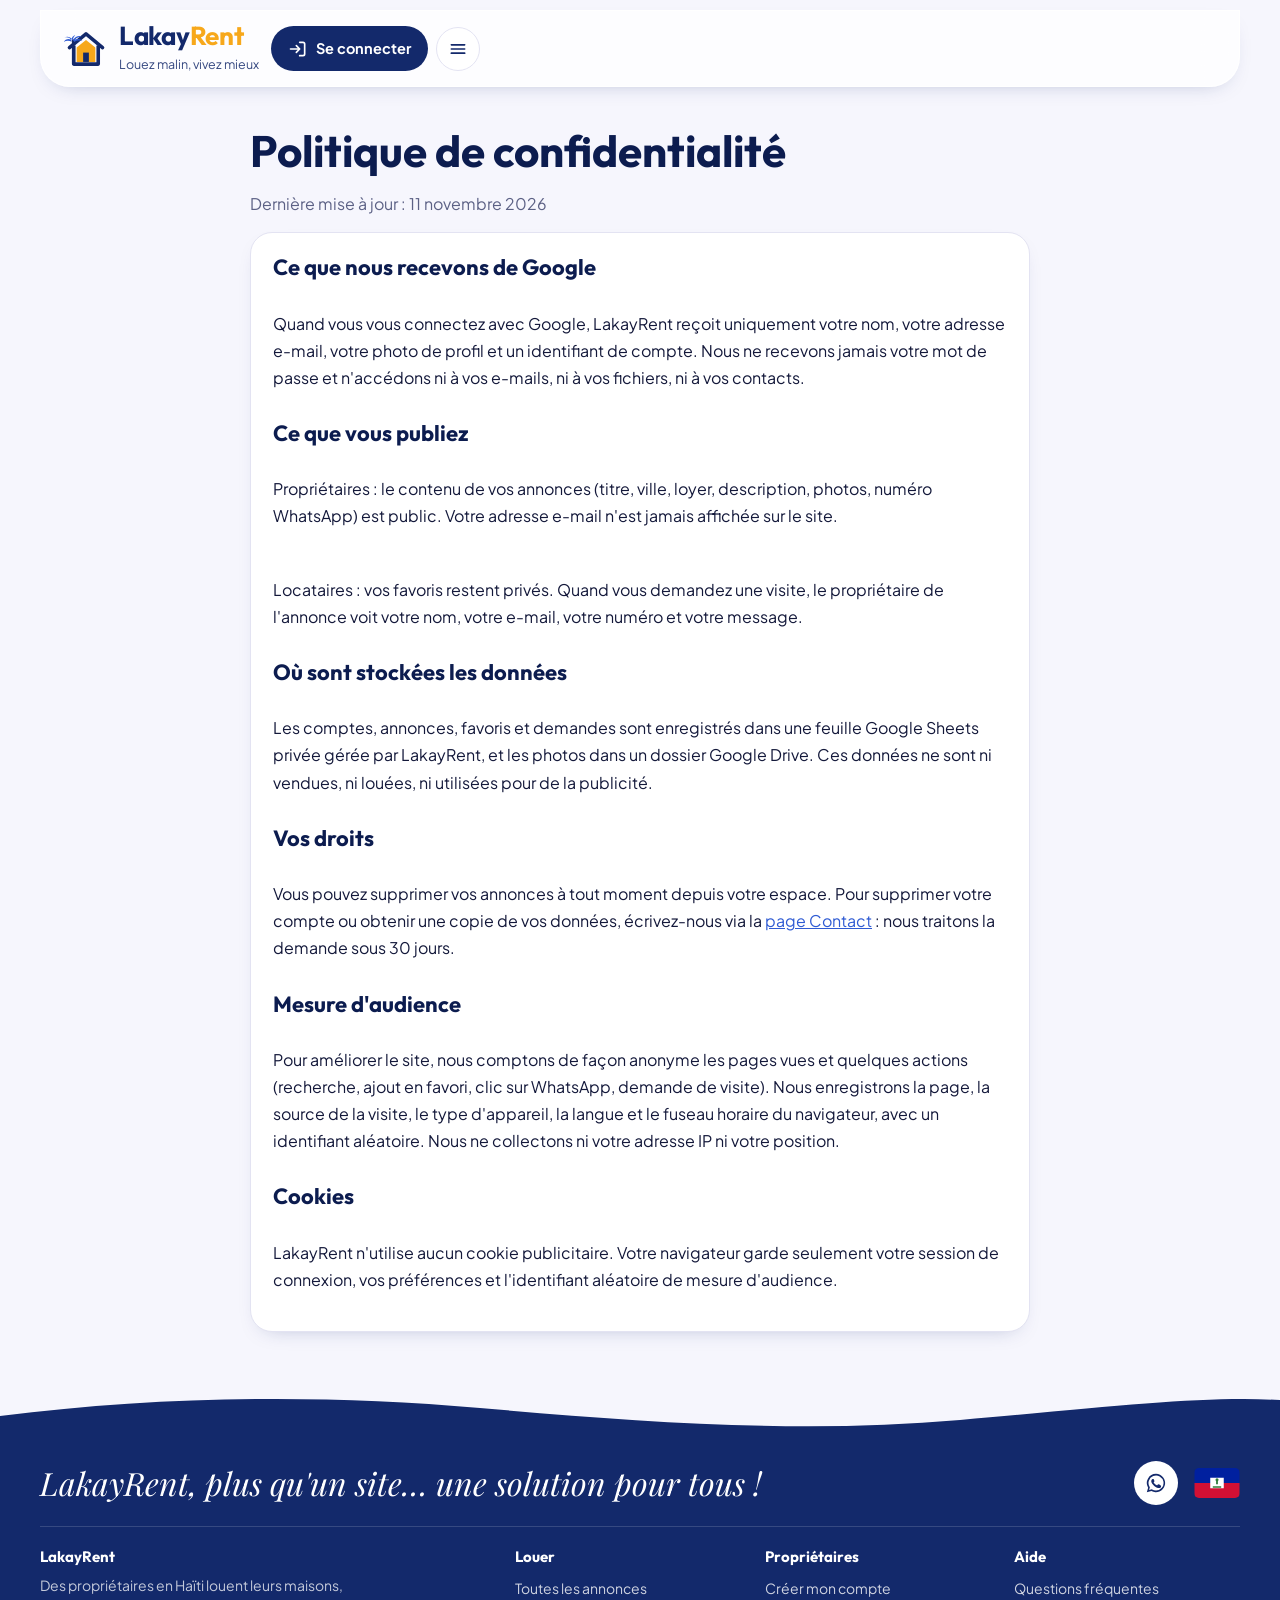
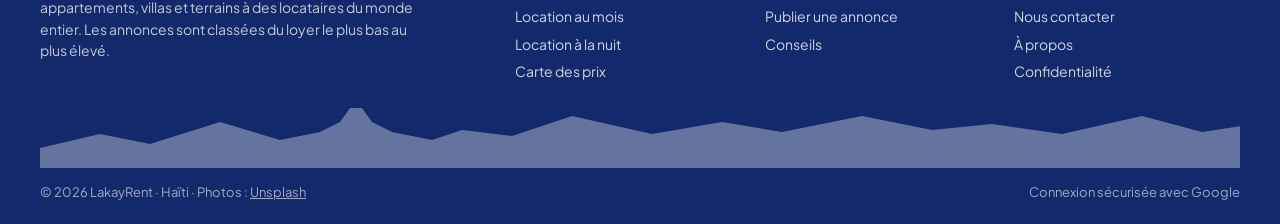
<file: confidentialite.html>
<!DOCTYPE html>
<html lang="fr">
<head>
<meta charset="utf-8">
<meta name="viewport" content="width=device-width, initial-scale=1">
<title>Confidentialité — LakayRent</title>
<link rel="icon" href="assets/img/favicon.svg" type="image/svg+xml">
<link rel="preconnect" href="https://fonts.googleapis.com"><link rel="preconnect" href="https://fonts.gstatic.com" crossorigin>
<link href="https://fonts.googleapis.com/css2?family=Outfit:wght@400;500;600;700&family=Plus+Jakarta+Sans:wght@400;500;600;700&family=Playfair+Display:ital,wght@1,500&display=swap" rel="stylesheet">
<link rel="stylesheet" href="assets/css/style.css?v=9">
</head>
<body data-page="confidentialite">
<header id="site-header"></header>
<main class="container" style="max-width:820px;padding:40px 20px 60px">
  <h1 style="font-size:clamp(30px,4vw,44px);color:var(--navy-2);margin-bottom:8px">Politique de confidentialité</h1>
  <p style="color:var(--muted)">Dernière mise à jour : 11 novembre 2026</p>
  <div class="panel" style="display:grid;gap:14px;line-height:1.7">
    <h2 style="font-size:22px;color:var(--navy-2)">Ce que nous recevons de Google</h2>
    <p>Quand vous vous connectez avec Google, LakayRent reçoit uniquement votre nom, votre adresse e-mail, votre photo de profil et un identifiant de compte. Nous ne recevons jamais votre mot de passe et n'accédons ni à vos e-mails, ni à vos fichiers, ni à vos contacts.</p>
    <h2 style="font-size:22px;color:var(--navy-2)">Ce que vous publiez</h2>
    <p>Propriétaires : le contenu de vos annonces (titre, ville, loyer, description, photos, numéro WhatsApp) est public. Votre adresse e-mail n'est jamais affichée sur le site.</p>
    <p>Locataires : vos favoris restent privés. Quand vous demandez une visite, le propriétaire de l'annonce voit votre nom, votre e-mail, votre numéro et votre message.</p>
    <h2 style="font-size:22px;color:var(--navy-2)">Où sont stockées les données</h2>
    <p>Les comptes, annonces, favoris et demandes sont enregistrés dans une feuille Google Sheets privée gérée par LakayRent, et les photos dans un dossier Google Drive. Ces données ne sont ni vendues, ni louées, ni utilisées pour de la publicité.</p>
    <h2 style="font-size:22px;color:var(--navy-2)">Vos droits</h2>
    <p>Vous pouvez supprimer vos annonces à tout moment depuis votre espace. Pour supprimer votre compte ou obtenir une copie de vos données, écrivez-nous via la <a href="a-propos.html#contact">page Contact</a> : nous traitons la demande sous 30 jours.</p>
    <h2 style="font-size:22px;color:var(--navy-2)">Mesure d'audience</h2>
    <p>Pour améliorer le site, nous comptons de façon anonyme les pages vues et quelques actions (recherche, ajout en favori, clic sur WhatsApp, demande de visite). Nous enregistrons la page, la source de la visite, le type d'appareil, la langue et le fuseau horaire du navigateur, avec un identifiant aléatoire. Nous ne collectons ni votre adresse IP ni votre position.</p>
    <h2 style="font-size:22px;color:var(--navy-2)">Cookies</h2>
    <p>LakayRent n'utilise aucun cookie publicitaire. Votre navigateur garde seulement votre session de connexion, vos préférences et l'identifiant aléatoire de mesure d'audience.</p>
  </div>
</main>
<footer id="site-footer"></footer>
<script src="assets/js/config.js?v=9"></script>
<script src="assets/js/core.js?v=9"></script>
</body>
</html>
</file>
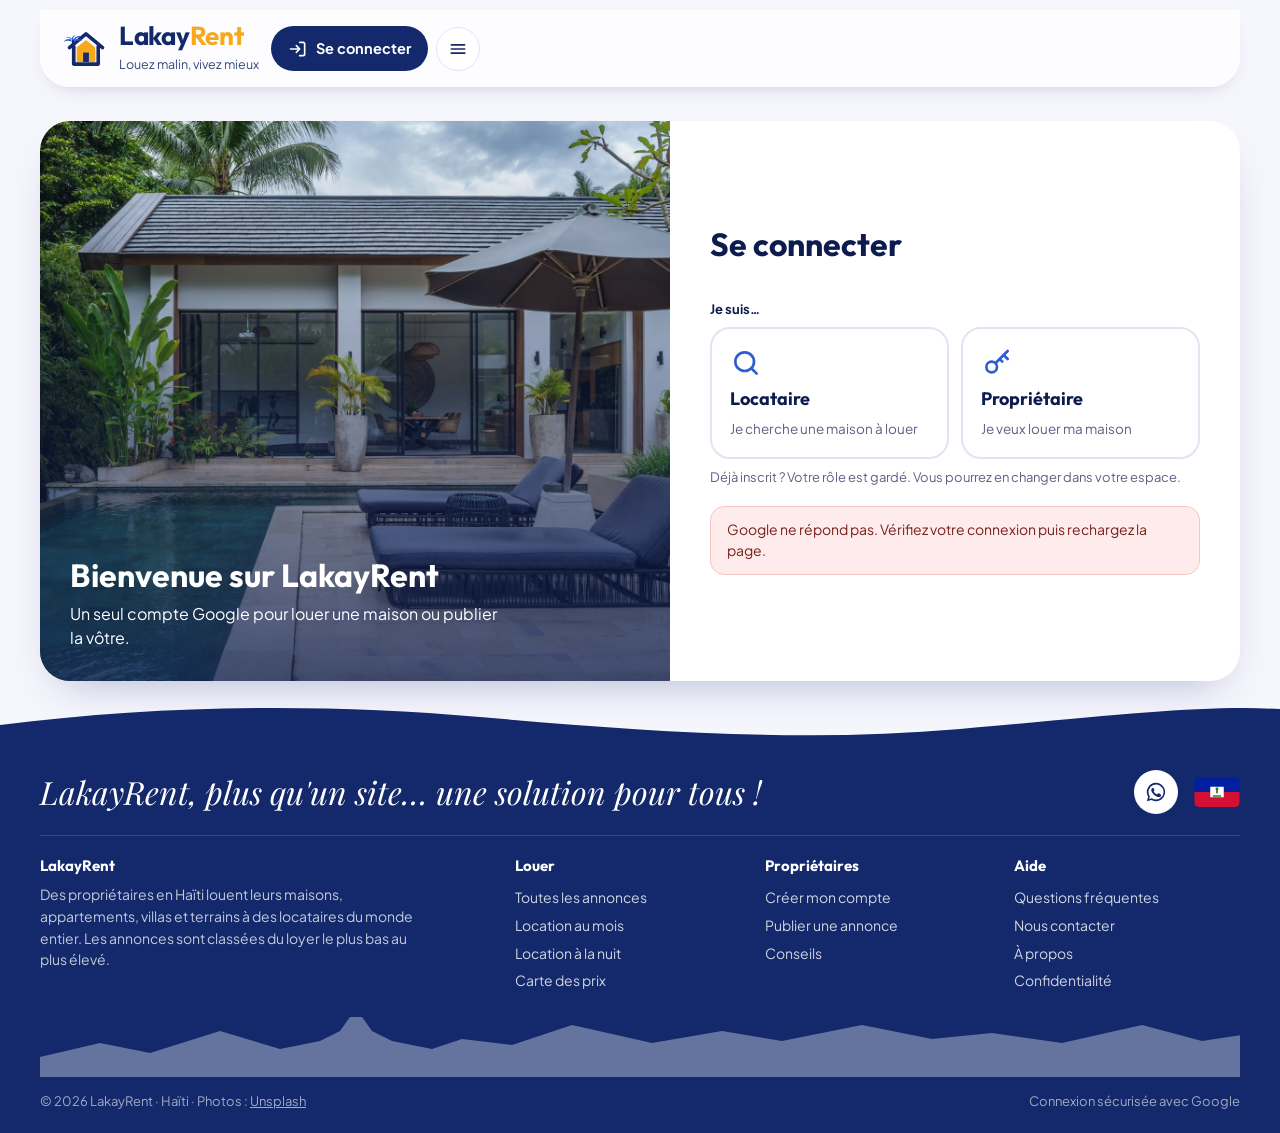
<file: connexion.html>
<!DOCTYPE html>
<html lang="fr">
<head>
<meta charset="utf-8">
<meta name="viewport" content="width=device-width, initial-scale=1">
<title>Connexion — LakayRent</title>
<link rel="icon" href="assets/img/favicon.svg" type="image/svg+xml">
<link rel="preconnect" href="https://fonts.googleapis.com"><link rel="preconnect" href="https://fonts.gstatic.com" crossorigin>
<link href="https://fonts.googleapis.com/css2?family=Outfit:wght@400;500;600;700&family=Plus+Jakarta+Sans:wght@400;500;600;700&family=Playfair+Display:ital,wght@1,500&display=swap" rel="stylesheet">
<link rel="stylesheet" href="assets/css/style.css?v=9">
</head>
<body data-page="connexion">
<header id="site-header"></header>
<main class="container">
  <div class="auth-wrap">
    <div class="auth-art" style="background-image:url('assets/img/photos/a7b.jpg')">
      <div><h2>Bienvenue sur LakayRent</h2><p style="margin:8px 0 0;max-width:36ch">Un seul compte Google pour louer une maison ou publier la vôtre.</p></div>
    </div>
    <div class="auth-panel" id="panel">
      <h1>Se connecter</h1>
      <div id="msg"></div>
      <div>
        <div class="field" style="margin-bottom:8px"><span class="label" id="roleLbl">Je suis…</span></div>
        <div class="role-pick" role="group" aria-labelledby="roleLbl">
          <button class="role" type="button" data-role="locataire" aria-pressed="false"><span id="i1"></span><b>Locataire</b><span>Je cherche une maison à louer</span></button>
          <button class="role" type="button" data-role="proprietaire" aria-pressed="false"><span id="i2"></span><b>Propriétaire</b><span>Je veux louer ma maison</span></button>
        </div>
        <p class="hint" style="font-size:13px;color:var(--muted);margin:8px 0 0">Déjà inscrit ? Votre rôle est gardé. Vous pourrez en changer dans votre espace.</p>
      </div>
      <div class="g-wrap" id="gbtn"></div>
      <div id="demoBlock" hidden>
        <div class="divider">mode démo</div>
        <form id="demoForm" style="display:grid;gap:10px;margin-top:12px">
          <div class="field"><label for="dName">Votre nom</label><input id="dName" required maxlength="60" value="Dave Célestin"></div>
          <div class="field"><label for="dEmail">Adresse e-mail (fictive acceptée)</label><input id="dEmail" type="email" required maxlength="80" value="dave@exemple.ht"></div>
          <button class="btn btn-primary" type="submit">Entrer en mode démo</button>
          <p class="hint" style="font-size:12.5px;color:var(--muted);margin:0">Le mode démo garde tout dans ce navigateur. Il disparaît dès que le site est relié à Google (voir le README).</p>
        </form>
      </div>
    </div>
  </div>
</main>
<footer id="site-footer"></footer>
<script src="assets/js/config.js?v=9"></script>
<script src="assets/js/core.js?v=9"></script>
<script>
(function(){
  const L=Lakay,$=L.$,$$=L.$$,esc=L.esc;
  $("#i1").outerHTML=L.icon("search");$("#i2").outerHTML=L.icon("key");
  let role=L.param("role");
  const next=L.param("next")||"espace.html";
  const safeNext=/^[a-z0-9\-]+\.html([?#].*)?$/i.test(next)?next:"espace.html";
  function setRole(r){role=r;$$("[data-role]").forEach(b=>b.setAttribute("aria-pressed",b.dataset.role===r));}
  $$("[data-role]").forEach(b=>b.addEventListener("click",()=>setRole(b.dataset.role)));
  if(role)setRole(role);
  if(L.param("msg"))$("#msg").innerHTML=`<div class="notice info">${esc(L.param("msg"))}</div>`;

  async function done(s){
    if(!s.role){
      if(!role){$("#msg").innerHTML='<div class="notice">Choisissez « Locataire » ou « Propriétaire », puis continuez.</div>';
        $$("[data-role]").forEach(b=>b.addEventListener("click",async()=>{await L.api("setRole",{role:b.dataset.role});s.role=b.dataset.role;L.saveSession(s);location.href=safeNext;},{once:true}));return;}
      await L.api("setRole",{role});s.role=role;L.saveSession(s);
    }
    location.href=safeNext;
  }
  const cur=L.session();
  if(cur&&L.tokenValid(cur)){
    $("#panel").innerHTML=`<h1>Vous êtes connecté</h1><p>Bonjour ${esc(cur.name)} (${esc(cur.email)}).</p><a class="btn btn-primary" href="${esc(safeNext)}">Continuer vers mon espace</a><button class="btn btn-ghost" type="button" id="out">Se déconnecter</button>`;
    $("#out").addEventListener("click",L.logout);return;
  }
  L.renderGoogleButton($("#gbtn"),()=>role,done,e=>{$("#msg").innerHTML=`<div class="notice err">${esc(e.message)}</div>`;});
  if(L.demo){
    $("#demoBlock").hidden=false;
    $("#demoForm").addEventListener("submit",async e=>{e.preventDefault();
      if(!role){$("#msg").innerHTML='<div class="notice">Choisissez d\'abord « Locataire » ou « Propriétaire ».</div>';return;}
      const s=await L.demoLogin($("#dName").value.trim(),$("#dEmail").value.trim().toLowerCase(),role);
      const users=L.store.get("demo_users",{});s.role=(users[s.id]&&users[s.id].role)||role;L.saveSession(s);location.href=safeNext;});
  }
})();
</script>
</body>
</html>
</file>
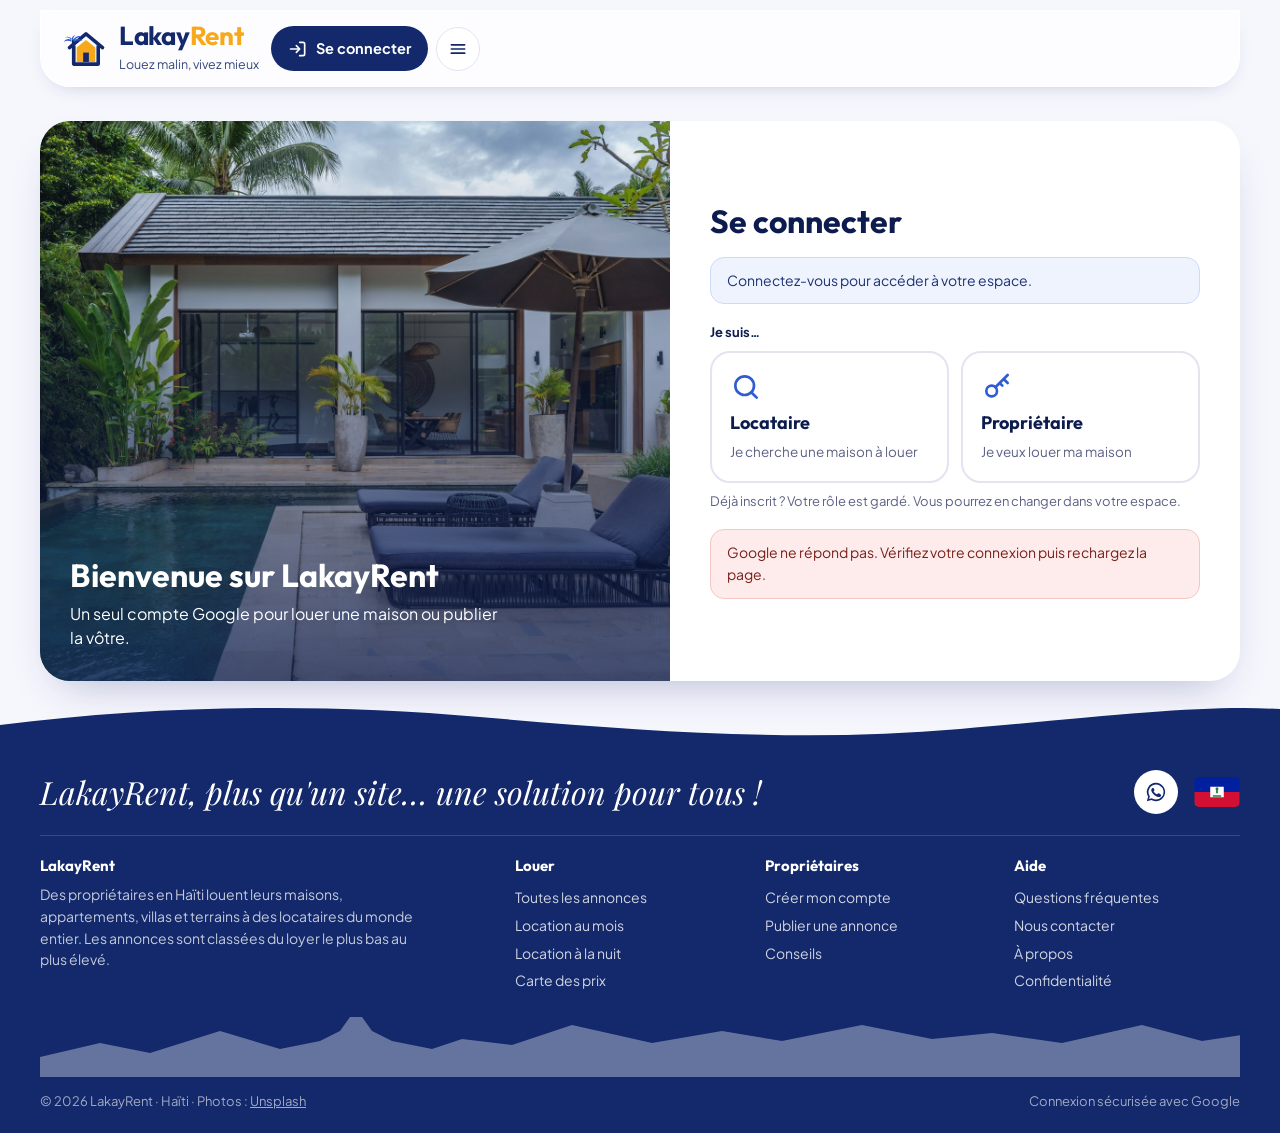
<file: espace.html>
<!DOCTYPE html>
<html lang="fr">
<head>
<meta charset="utf-8">
<meta name="viewport" content="width=device-width, initial-scale=1">
<title>Mon espace — LakayRent</title>
<link rel="icon" href="assets/img/favicon.svg" type="image/svg+xml">
<link rel="preconnect" href="https://fonts.googleapis.com"><link rel="preconnect" href="https://fonts.gstatic.com" crossorigin>
<link href="https://fonts.googleapis.com/css2?family=Outfit:wght@400;500;600;700&family=Plus+Jakarta+Sans:wght@400;500;600;700&family=Playfair+Display:ital,wght@1,500&display=swap" rel="stylesheet">
<link rel="stylesheet" href="assets/css/style.css?v=9">
</head>
<body data-page="espace">
<header id="site-header"></header>
<main class="container">
  <div class="dash">
    <aside class="dash-side">
      <div class="panel" style="display:grid;gap:14px">
        <div class="profile" id="profile"></div>
        <nav class="tabs" id="tabs" role="tablist" aria-label="Mon espace"></nav>
      </div>
      <div id="sessionNote"></div>
    </aside>
    <section id="view" aria-live="polite"></section>
  </div>
</main>
<footer id="site-footer"></footer>
<script src="assets/js/config.js?v=9"></script>
<script src="assets/js/core.js?v=9"></script>
<script>
(function(){
  const L=Lakay,$=L.$,$$=L.$$,esc=L.esc;
  const s=L.requireLogin("Connectez-vous pour accéder à votre espace.");if(!s)return;
  const isOwner=()=>L.session().role==="proprietaire";
  const TABS_OWNER=[["annonces","Mes annonces","house"],["publier","Publier une annonce","plus"],["recues","Demandes reçues","inbox"],["favoris","Mes favoris","heart"],["profil","Mon profil","user"]];
  const TABS_TENANT=[["favoris","Mes favoris","heart"],["demandes","Mes demandes de visite","send"],["profil","Mon profil","user"]];
  const counts={};
  function tabs(){return isOwner()?TABS_OWNER:TABS_TENANT;}
  function current(){const h=location.hash.slice(1);return tabs().some(t=>t[0]===h)?h:tabs()[0][0];}
  function renderSide(){
    const u=L.session();
    $("#profile").innerHTML=`${u.picture?`<img class="avatar" src="${esc(u.picture)}" alt="" referrerpolicy="no-referrer">`:`<span class="avatar">${esc((u.name||"?")[0].toUpperCase())}</span>`}<div><b>${esc(u.name)}</b><span>${esc(u.email)}</span><div style="margin-top:6px"><span class="badge ${isOwner()?"badge-sun":"badge-soft"}">${isOwner()?"Propriétaire":"Locataire"}</span></div></div>`;
    const c=current();
    $("#tabs").innerHTML=tabs().map(([k,t,i])=>`<button class="tab" role="tab" type="button" data-tab="${k}" aria-selected="${k===c}">${L.icon(i)}${t}${counts[k]!=null?`<span class="count num">${counts[k]}</span>`:""}</button>`).join("");
    $$("[data-tab]").forEach(b=>b.addEventListener("click",()=>{location.hash=b.dataset.tab;}));
    $("#sessionNote").innerHTML=L.demo?'<div class="notice">Mode démo : vos annonces et demandes restent dans ce navigateur.</div>':"";
  }
  window.addEventListener("hashchange",()=>{renderSide();show();});

  /* ---------- vues ---------- */
  async function show(){
    const v=current();const el=$("#view");
    el.innerHTML='<div class="skeleton" style="min-height:240px"></div>';
    try{await ({annonces:vMine,publier:vPublish,recues:vReceived,favoris:vFavs,demandes:vSent,profil:vProfile})[v](el);}
    catch(e){el.innerHTML=`<div class="notice err">${esc(e.message)}</div>`;L.handleError(e);}
  }
  function head(t,sub,btn){return `<div class="section-head"><h1 class="section-title" style="margin:0">${t}</h1>${btn||""}</div>${sub?`<p class="section-sub" style="margin-top:-12px">${sub}</p>`:""}`;}

  async function vMine(el){
    const o=await L.api("myListings");const list=(o.listings||[]).map(L.normalize).sort((a,b)=>String(b.date).localeCompare(String(a.date)));
    counts.annonces=list.filter(l=>l.statut==="active").length;renderSide();
    el.innerHTML=head("Mes annonces","Vos annonces actives apparaissent dans le classement par prix.",`<a class="btn btn-primary btn-sm" href="#publier">${L.icon("plus")}Nouvelle annonce</a>`)+
      (list.length?`<div class="row-list">${list.map(l=>`<div class="row">
        <img src="${esc(L.thumb(L.photoOf(l)))}" alt="">
        <div><h4>${esc(l.titre)}</h4><div class="meta num">${esc(l.ville)} · ${esc(l.type)} · <b style="color:var(--blue)">${L.money(l.prix)} / ${L.periodLabel(l.periode)}</b></div>
          <div class="meta">${l.statut==="active"?'<span class="badge badge-green" style="font-size:11.5px">En ligne</span>':'<span class="badge badge-soft" style="font-size:11.5px">Masquée</span>'} · publiée le ${esc(L.dateFr(l.date))}</div></div>
        <div class="actions">
          ${l.statut==="active"?`<a class="btn btn-ghost btn-sm" href="annonce.html?id=${encodeURIComponent(l.id)}">${L.icon("eye")}Voir</a>`:""}
          <button class="btn btn-ghost btn-sm" type="button" data-toggle="${esc(l.id)}" data-st="${l.statut==="active"?"masquee":"active"}">${l.statut==="active"?L.icon("eyeoff")+"Masquer":L.icon("eye")+"Remettre en ligne"}</button>
          <button class="btn btn-danger btn-sm" type="button" data-del="${esc(l.id)}">${L.icon("trash")}Supprimer</button>
        </div></div>`).join("")}</div>`
      :`<div class="empty"><h3>Vous n'avez pas encore d'annonce</h3><p>Publiez votre première maison en deux minutes.</p><a class="btn btn-primary btn-sm" href="#publier">Publier une annonce</a></div>`);
    $$("[data-toggle]",el).forEach(b=>b.addEventListener("click",async()=>{b.disabled=true;try{await L.api("updateListing",{id:b.dataset.toggle,fields:{statut:b.dataset.st}});L.toast(b.dataset.st==="active"?"Annonce remise en ligne":"Annonce masquée");show();}catch(e){b.disabled=false;L.handleError(e);}}));
    $$("[data-del]",el).forEach(b=>b.addEventListener("click",()=>{
      const m=L.modal(`<h3>Supprimer cette annonce ?</h3><p>Elle disparaît du site et de vos annonces. Cette action ne peut pas être annulée.</p><button class="btn btn-danger" type="button" id="cDel">${L.icon("trash")}Supprimer définitivement</button>`);
      $("#cDel").addEventListener("click",async()=>{m.classList.remove("open");try{await L.api("deleteListing",{id:b.dataset.del});L.toast("Annonce supprimée");show();}catch(e){L.handleError(e);}});
    }));
  }

  function compress(file,max,q){return new Promise((res,rej)=>{const img=new Image();const url=URL.createObjectURL(file);img.onload=()=>{const k=Math.min(1,max/Math.max(img.width,img.height));const c=document.createElement("canvas");c.width=Math.round(img.width*k);c.height=Math.round(img.height*k);c.getContext("2d").drawImage(img,0,0,c.width,c.height);URL.revokeObjectURL(url);res(c.toDataURL("image/jpeg",q));};img.onerror=()=>rej(new Error("Cette image ne peut pas être lue. Essayez un fichier JPG ou PNG."));img.src=url;});}

  async function vPublish(el){
    if(!isOwner()){el.innerHTML=head("Publier une annonce")+`<div class="notice">Seuls les comptes propriétaires peuvent publier. Passez en propriétaire dans <a href="#profil">votre profil</a>.</div>`;return;}
    const u=L.session();let photos=[];
    el.innerHTML=head("Publier une annonce","Les champs marqués * sont obligatoires. Votre annonce sera classée selon son prix.")+`
    <form class="panel form-grid" id="pub" novalidate>
      <div class="field s6"><label for="pTitre">Titre de l'annonce *</label><input id="pTitre" maxlength="80" required placeholder="Ex. Villa moderne avec piscine – Pétion-Ville"></div>
      <div class="field s2"><label for="pType">Type de bien *</label><select id="pType">${L.TYPES.map(t=>`<option>${t.v}</option>`).join("")}</select></div>
      <div class="field s2"><label for="pVille">Ville *</label><select id="pVille" required><option value="">Choisir…</option>${L.VILLES.map(v=>`<option>${esc(v)}</option>`).join("")}</select></div>
      <div class="field s2"><label for="pQuartier">Quartier</label><input id="pQuartier" maxlength="60" placeholder="Ex. Laboule"></div>
      <div class="field s3"><span class="label" id="perL">Loyer *</span><div class="seg" role="group" aria-labelledby="perL"><button type="button" data-p="mois" aria-pressed="true">Par mois</button><button type="button" data-p="nuit" aria-pressed="false">Par nuit</button></div></div>
      <div class="field s3"><label for="pPrix">Montant en dollars US *</label><input id="pPrix" type="number" min="1" max="100000" step="1" inputmode="numeric" required placeholder="Ex. 600"></div>
      <div class="field s2"><label for="pCh">Chambres</label><input id="pCh" type="number" min="0" max="30" value="2"></div>
      <div class="field s2"><label for="pSdb">Salles de bain</label><input id="pSdb" type="number" min="0" max="30" value="1"></div>
      <div class="field s2"><label for="pSurf">Surface (m²)</label><input id="pSurf" type="number" min="0" max="100000" placeholder="Ex. 180"></div>
      <div class="field s3"><label for="pPers">Personnes maximum</label><input id="pPers" type="number" min="0" max="50" value="4"></div>
      <div class="field s3"><label for="pWa">Numéro WhatsApp *</label><input id="pWa" maxlength="30" required placeholder="+509 3XXX-XXXX"><span class="hint">Affiché sur l'annonce pour que les locataires vous écrivent.</span></div>
      <div class="field s6"><label for="pDesc">Description</label><textarea id="pDesc" maxlength="1500" placeholder="Pièces, équipements (génératrice, inverter, citerne, Wi-Fi), sécurité, accès, conditions (caution, durée minimale)…"></textarea></div>
      <div class="field s6"><span class="label">Photos (jusqu'à 6)</span>
        <label class="photo-drop" for="pPhotos">${L.icon("image")}<div><b>Ajouter des photos</b> · JPG ou PNG, la première sera la photo principale</div></label>
        <input id="pPhotos" type="file" accept="image/*" multiple class="sr-only">
        <div class="previews" id="prev"></div></div>
      <div class="s6" id="pOut"></div>
      <div class="s6"><button class="btn btn-primary" type="submit" id="pGo">${L.icon("check")}Publier l'annonce</button></div>
    </form>`;
    let per="mois";
    $$("[data-p]",el).forEach(b=>b.addEventListener("click",()=>{per=b.dataset.p;$$("[data-p]",el).forEach(x=>x.setAttribute("aria-pressed",x===b));}));
    $("#pType").addEventListener("change",e=>{const land=e.target.value==="Terrain";["#pCh","#pSdb","#pPers"].forEach(id=>{$(id).closest(".field").style.display=land?"none":"";});});
    function drawPrev(){$("#prev").innerHTML=photos.map((p,i)=>`<figure><img src="${p}" alt="Photo ${i+1}"><button type="button" data-rm="${i}" aria-label="Retirer la photo ${i+1}">×</button></figure>`).join("");$$("[data-rm]",el).forEach(b=>b.addEventListener("click",()=>{photos.splice(+b.dataset.rm,1);drawPrev();}));}
    $("#pPhotos").addEventListener("change",async e=>{
      const files=Array.from(e.target.files||[]).slice(0,6-photos.length);
      for(const f of files){try{photos.push(await compress(f,L.demo?900:1400,L.demo?0.7:0.82));}catch(err){L.toast(err.message);}}
      e.target.value="";drawPrev();
    });
    $("#pub").addEventListener("submit",async e=>{
      e.preventDefault();const v=id=>$(id).value.trim();
      const listing={titre:v("#pTitre"),type:v("#pType"),ville:v("#pVille"),quartier:v("#pQuartier"),prix:Number(v("#pPrix")),periode:per,chambres:Number(v("#pCh"))||0,sdb:Number(v("#pSdb"))||0,surface:Number(v("#pSurf"))||0,voyageurs:Number(v("#pPers"))||0,description:v("#pDesc"),whatsapp:v("#pWa")};
      if(listing.type==="Terrain"){listing.chambres=0;listing.sdb=0;listing.voyageurs=0;}
      const miss=[!listing.titre&&"le titre",!listing.ville&&"la ville",!(listing.prix>0)&&"le loyer",!listing.whatsapp&&"le numéro WhatsApp"].filter(Boolean);
      if(miss.length){$("#pOut").innerHTML=`<div class="notice err">Il manque ${miss.join(", ")}.</div>`;return;}
      const b=$("#pGo");b.disabled=true;b.lastChild.textContent="Publication en cours…";$("#pOut").innerHTML="";
      try{await L.api("createListing",{listing,photos});L.toast("Annonce publiée");location.hash="annonces";}
      catch(err){b.disabled=false;b.lastChild.textContent="Publier l'annonce";$("#pOut").innerHTML=`<div class="notice err">${esc(err.message)}</div>`;L.handleError(err);}
    });
  }

  function reqCard(r,mode){
    return `<div class="req"><div class="req-head"><b>${esc(mode==="recue"?r.locataire_nom:r.annonce_titre)}</b><span class="meta">${esc(L.dateFr(r.date))}</span></div>
      ${mode==="recue"?`<div class="meta">Pour : <a href="annonce.html?id=${encodeURIComponent(r.annonce_id)}">${esc(r.annonce_titre||"votre annonce")}</a></div>`:""}
      ${r.date_souhaitee?`<div class="meta">${L.icon("calendar")} Visite souhaitée le ${esc(L.dateFr(r.date_souhaitee))}</div>`:""}
      ${r.message?`<p style="margin:4px 0">${esc(r.message)}</p>`:""}
      ${mode==="recue"?`<div style="display:flex;gap:8px;flex-wrap:wrap">${r.telephone?`<a class="btn btn-wa btn-sm" target="_blank" rel="noopener" href="https://wa.me/${esc(String(r.telephone).replace(/\D/g,""))}">${L.icon("whatsapp")}${esc(r.telephone)}</a>`:""}${r.locataire_email?`<span class="badge badge-soft">${esc(r.locataire_email)}</span>`:""}</div>`:`<div class="meta">Envoyée au propriétaire · il vous répondra au ${esc(r.telephone)}</div>`}
    </div>`;
  }
  async function vReceived(el){
    const o=await L.api("myRequests");const list=(o.received||[]).sort((a,b)=>String(b.date).localeCompare(String(a.date)));
    counts.recues=list.length;renderSide();
    el.innerHTML=head("Demandes reçues","Les locataires intéressés par vos annonces.")+(list.length?`<div class="row-list">${list.map(r=>reqCard(r,"recue")).join("")}</div>`:`<div class="empty"><h3>Aucune demande pour l'instant</h3><p>Elles apparaîtront ici dès qu'un locataire demandera une visite.</p></div>`);
  }
  async function vSent(el){
    const o=await L.api("myRequests");const list=(o.sent||[]).sort((a,b)=>String(b.date).localeCompare(String(a.date)));
    counts.demandes=list.length;renderSide();
    el.innerHTML=head("Mes demandes de visite")+(list.length?`<div class="row-list">${list.map(r=>reqCard(r,"envoyee")).join("")}</div>`:`<div class="empty"><h3>Aucune demande envoyée</h3><p>Ouvrez une annonce et cliquez sur « Envoyer la demande ».</p><a class="btn btn-primary btn-sm" href="annonces.html">Voir les annonces</a></div>`);
  }
  async function vFavs(el){
    const [favs,all]=await Promise.all([L.loadFavs(),L.getListings()]);
    const list=all.filter(l=>favs.includes(l.id)).sort((a,b)=>L.monthly(a)-L.monthly(b));
    counts.favoris=list.length;renderSide();
    el.innerHTML=head("Mes favoris","Classés du moins cher au plus cher.")+(list.length?`<div class="grid">${list.map(l=>L.card(l)).join("")}</div>`:`<div class="empty"><h3>Pas encore de favoris</h3><p>Touchez le cœur d'une annonce pour la garder ici.</p><a class="btn btn-primary btn-sm" href="annonces.html">Parcourir les annonces</a></div>`);
  }
  async function vProfile(el){
    const u=L.session();
    el.innerHTML=head("Mon profil")+`<div class="panel" style="display:grid;gap:16px">
      <div class="profile">${u.picture?`<img class="avatar" src="${esc(u.picture)}" alt="" referrerpolicy="no-referrer">`:`<span class="avatar">${esc((u.name||"?")[0].toUpperCase())}</span>`}<div><b>${esc(u.name)}</b><span>${esc(u.email)} · ${u.mode==="google"?"compte Google":"mode démo"}</span></div></div>
      <div class="field"><span class="label" id="rl">Type de compte</span>
        <div class="role-pick" role="group" aria-labelledby="rl">
          <button class="role" type="button" data-r="locataire" aria-pressed="${u.role!=="proprietaire"}">${L.icon("search")}<b>Locataire</b><span>Favoris et demandes de visite</span></button>
          <button class="role" type="button" data-r="proprietaire" aria-pressed="${u.role==="proprietaire"}">${L.icon("key")}<b>Propriétaire</b><span>Publier et gérer mes annonces</span></button>
        </div></div>
      <div><button class="btn btn-ghost" type="button" id="out">${L.icon("logout")}Se déconnecter</button></div>
    </div>`;
    $$("[data-r]",el).forEach(b=>b.addEventListener("click",async()=>{
      if(b.dataset.r===u.role)return;
      try{await L.api("setRole",{role:b.dataset.r});const s2=L.session();s2.role=b.dataset.r;L.saveSession(s2);L.toast(b.dataset.r==="proprietaire"?"Vous êtes maintenant propriétaire":"Vous êtes maintenant locataire");location.hash=b.dataset.r==="proprietaire"?"publier":"favoris";renderSide();show();}
      catch(e){L.handleError(e);}
    }));
    $("#out").addEventListener("click",L.logout);
  }
  renderSide();show();
})();
</script>
</body>
</html>
</file>
<file: assets/css/style.css>
/* LakayRent — feuille de style commune
   Idée de mise en page : en-tête en verre arrondi, héros photo plein cadre avec barre de recherche,
   barre de catégories flottante, grilles de cartes, pied de page bleu nuit en vague. */
:root{
  --navy:#13296B;
  --navy-2:#0C1C4F;
  --blue:#2F5BD3;
  --sky:#8DB9F0;
  --lav:#E9E8F8;
  --peach:#F5B69E;
  --sun:#F7A81B;
  --sun-2:#FFC928;
  --green:#1F9D6B;
  --red:#D2463F;
  --bg:#F6F6FD;
  --surface:#FFFFFF;
  --text:#13183A;
  --muted:#5C6185;
  --line:#E3E3F2;
  --glass:rgba(255,255,255,.78);
  --shadow:0 20px 45px -22px rgba(19,41,107,.35);
  --shadow-sm:0 8px 22px -14px rgba(19,41,107,.35);
  --radius:22px;
  --display:"Outfit",system-ui,-apple-system,"Segoe UI",sans-serif;
  --body:"Plus Jakarta Sans",system-ui,-apple-system,"Segoe UI",sans-serif;
  --script:"Playfair Display",Georgia,serif;
  color-scheme:light;
}
*{box-sizing:border-box}
html{scroll-behavior:smooth}
body{margin:0;background:var(--bg);color:var(--text);font-family:var(--body);font-size:16px;line-height:1.55;-webkit-font-smoothing:antialiased}
img{max-width:100%;display:block}
a{color:var(--blue)}
button,input,select,textarea{font:inherit;color:inherit}
h1,h2,h3,h4{font-family:var(--display);line-height:1.1;margin:0;text-wrap:balance}
:focus-visible{outline:3px solid var(--sun);outline-offset:2px;border-radius:12px}
.container{max-width:1240px;margin:0 auto;padding:0 20px}
.num{font-variant-numeric:tabular-nums}
.sr-only{position:absolute;width:1px;height:1px;overflow:hidden;clip:rect(0 0 0 0);white-space:nowrap}
.icon{width:20px;height:20px;flex:none;stroke:currentColor;fill:none;stroke-width:2;stroke-linecap:round;stroke-linejoin:round}
.icon.fill{fill:currentColor;stroke:none}
@media (prefers-reduced-motion: reduce){*{transition:none!important;animation:none!important;scroll-behavior:auto!important}}

/* ---------- buttons ---------- */
.btn{display:inline-flex;align-items:center;justify-content:center;gap:8px;border:1.5px solid transparent;border-radius:999px;padding:11px 20px;font-weight:700;font-size:15px;cursor:pointer;text-decoration:none;white-space:nowrap;transition:transform .15s ease,background .15s ease,box-shadow .15s ease}
.btn:hover{transform:translateY(-1px)}
.btn:disabled{opacity:.55;cursor:not-allowed;transform:none}
.btn-primary{background:var(--navy);color:#fff}
.btn-primary:hover{background:var(--navy-2);box-shadow:var(--shadow-sm)}
.btn-outline{background:#fff;color:var(--navy);border-color:var(--navy)}
.btn-outline:hover{background:var(--lav)}
.btn-sun{background:var(--sun);color:var(--navy-2)}
.btn-sun:hover{background:var(--sun-2)}
.btn-ghost{background:transparent;color:var(--text);border-color:var(--line)}
.btn-ghost:hover{background:var(--lav)}
.btn-danger{background:#fff;color:var(--red);border-color:#F1C9C6}
.btn-wa{background:#1FA855;color:#fff}
.btn-sm{padding:8px 14px;font-size:14px}
.btn-block{width:100%;white-space:normal}
.icon-btn{display:inline-grid;place-items:center;width:44px;height:44px;border-radius:999px;border:1px solid var(--line);background:#fff;color:var(--navy);cursor:pointer;text-decoration:none}
.icon-btn:hover{background:var(--lav)}

/* ---------- header ---------- */
.site-header{position:sticky;top:0;z-index:40;padding:10px 0 0}
.header-bar{display:flex;align-items:center;gap:12px;background:var(--glass);backdrop-filter:blur(16px);-webkit-backdrop-filter:blur(16px);border:1px solid rgba(255,255,255,.7);border-radius:0 0 30px 30px;padding:12px 18px 12px 22px;box-shadow:var(--shadow-sm)}
.logo{display:flex;align-items:center;gap:10px;text-decoration:none;color:var(--navy)}
.logo-mark{width:46px;height:46px}
.logo-name{font-family:var(--display);font-weight:700;font-size:26px;line-height:1;letter-spacing:-.01em}
.logo-name span{color:var(--sun)}
.logo-tag{display:block;white-space:nowrap;font-size:12.5px;color:var(--navy);opacity:.85;margin-top:3px}
.main-nav{display:flex;align-items:center;gap:0;margin-left:auto}
.nav-link{white-space:nowrap;display:inline-flex;align-items:center;gap:7px;padding:9px 11px;border-radius:999px;color:var(--text);text-decoration:none;font-weight:600;font-size:15px;border:0;background:transparent;cursor:pointer}
.nav-link .icon{width:18px;height:18px;color:var(--navy)}
.nav-link:hover{background:rgba(141,185,240,.18)}
.nav-link[aria-current="page"]{background:rgba(141,185,240,.28);color:var(--navy);box-shadow:inset 0 0 0 1px rgba(47,91,211,.25)}
.dropdown{position:relative}
.dropdown-menu{position:absolute;top:calc(100% + 8px);left:0;min-width:220px;background:#fff;border:1px solid var(--line);border-radius:18px;box-shadow:var(--shadow);padding:8px;display:none}
.dropdown.open .dropdown-menu{display:grid}
.dropdown-menu a{padding:10px 12px;border-radius:12px;color:var(--text);text-decoration:none;font-weight:600;font-size:14.5px;display:flex;gap:10px;align-items:center}
.dropdown-menu a:hover{background:var(--lav)}
.header-actions{display:flex;align-items:center;gap:8px}
.header-actions .btn{padding:10px 16px;font-size:14.5px}
.avatar{width:38px;height:38px;border-radius:999px;object-fit:cover;background:var(--lav);display:grid;place-items:center;font-weight:700;color:var(--navy)}
.user-chip{text-decoration:none;color:var(--text);display:flex;align-items:center;gap:8px;padding:4px 12px 4px 4px;border-radius:999px;border:1px solid var(--line);background:#fff;cursor:pointer;font-weight:600;font-size:14px}
.burger{display:none}
@media (max-width:1280px){
  .main-nav{display:none;position:absolute;top:calc(100% + 6px);left:20px;right:20px;flex-direction:column;align-items:stretch;background:#fff;border-radius:22px;padding:10px;box-shadow:var(--shadow)}
  .main-nav.open{display:flex}
  .burger{display:inline-grid;margin-left:auto}
  .header-actions .hide-sm{display:none}
  .dropdown-menu{position:static;box-shadow:none;border:0;padding:0 0 0 18px}
}
@media (max-width:520px){.logo-tag{display:none}.logo-name{font-size:22px}.logo-mark{width:38px;height:38px}}

/* ---------- hero ---------- */
.hero{position:relative;margin-top:-86px;padding:170px 0 140px;background:var(--navy) url('../img/photos/hero.jpg') center 60%/cover no-repeat;color:#fff;overflow:hidden}
.hero::before{content:"";position:absolute;inset:0;background:linear-gradient(90deg,rgba(12,28,79,.82) 0%,rgba(12,28,79,.55) 38%,rgba(12,28,79,.1) 68%,rgba(12,28,79,0) 100%),linear-gradient(180deg,rgba(12,28,79,.25),rgba(12,28,79,0) 30%,rgba(246,246,253,0) 80%,var(--bg) 100%)}
.hero-inner{position:relative;display:grid;grid-template-columns:minmax(0,1fr) 280px;gap:30px;align-items:end}
.eyebrow{display:flex;align-items:center;gap:12px;font-size:13px;letter-spacing:.24em;text-transform:uppercase;font-weight:700}
.eyebrow::after{content:"";width:56px;height:1.5px;background:currentColor;opacity:.8}
.hero h1{font-size:clamp(40px,5.6vw,72px);font-weight:700;letter-spacing:-.02em;margin:16px 0 14px;text-shadow:0 2px 24px rgba(12,28,79,.35)}
.hero h1 em{font-style:normal;color:var(--sun)}
.hero .lead{font-size:clamp(17px,1.6vw,21px);font-weight:600;max-width:40ch;margin:0 0 30px;text-shadow:0 1px 14px rgba(12,28,79,.4)}
.searchbar{display:grid;grid-template-columns:repeat(3,minmax(0,1fr)) auto;align-items:center;background:#fff;color:var(--text);border-radius:28px;padding:10px;box-shadow:var(--shadow);max-width:920px}
.sb-field{display:flex;align-items:center;gap:12px;padding:6px 14px;border-right:1px solid var(--line);min-width:0}
.sb-field:nth-child(3){border-right:0}
.sb-ico{width:44px;height:44px;border-radius:999px;background:var(--lav);display:grid;place-items:center;color:var(--navy);flex:none}
.sb-field label{display:block;font-size:13px;color:var(--muted)}
.sb-field select{border:0;background:transparent;font-weight:600;font-size:15px;padding:0;width:100%;cursor:pointer;appearance:none;-webkit-appearance:none;background-image:url("data:image/svg+xml,%3Csvg xmlns='http://www.w3.org/2000/svg' width='14' height='14' viewBox='0 0 24 24' fill='none' stroke='%2313183A' stroke-width='2.5' stroke-linecap='round'%3E%3Cpath d='m6 9 6 6 6-6'/%3E%3C/svg%3E");background-repeat:no-repeat;background-position:right center;padding-right:22px}
.sb-field select:focus{outline:none}
.searchbar .btn{padding:16px 28px;font-size:16px}
.hero-note{padding:22px;border-radius:24px;background:rgba(12,28,79,.38);backdrop-filter:blur(14px);-webkit-backdrop-filter:blur(14px);border:1px solid rgba(255,255,255,.4);font-family:var(--display);font-weight:600;font-size:18px;line-height:1.3}
.hero-note svg.flag{width:34px;height:22px;border-radius:4px;margin-bottom:12px;box-shadow:0 2px 6px rgba(0,0,0,.2)}
.hero-note .swoosh{display:block;margin-top:12px;width:120px;height:14px}
@media (max-width:980px){
  .hero-inner{grid-template-columns:1fr}
  .hero-note{display:none}
  .searchbar{grid-template-columns:1fr;border-radius:24px;gap:4px}
  .sb-field{border-right:0;border-bottom:1px solid var(--line);padding:10px}
  .sb-field:nth-child(3){border-bottom:0}
  .searchbar .btn{width:100%}
}

/* ---------- categories ---------- */
.cats{position:relative;margin-top:-70px;z-index:2}
.cats-bar{display:grid;grid-template-columns:repeat(6,1fr) auto;align-items:center;background:var(--glass);backdrop-filter:blur(16px);-webkit-backdrop-filter:blur(16px);border:1px solid #fff;border-radius:28px;padding:12px;box-shadow:var(--shadow)}
.cat{display:flex;flex-direction:column;align-items:center;gap:8px;padding:12px 8px;border-radius:18px;text-decoration:none;color:var(--text);font-weight:600;font-size:15px;border-right:1px solid var(--line)}
.cat:hover{background:#fff}
.cat .icon{width:34px;height:34px;color:var(--blue);stroke-width:1.6}
.cats-all{padding:0 22px;font-weight:700;color:var(--blue);text-decoration:none;display:flex;align-items:center;gap:8px;white-space:nowrap}
@media (max-width:980px){
  .cats-bar{grid-template-columns:repeat(3,1fr)}
  .cat:nth-child(3n){border-right:0}
  .cats-all{grid-column:1/-1;justify-content:center;padding:12px}
}

/* ---------- sections ---------- */
.section{padding:56px 0}
.section-title{display:flex;align-items:center;gap:14px;font-size:clamp(26px,3vw,36px);font-weight:600;color:var(--navy-2);margin-bottom:24px}
.section-title::before{content:"";width:6px;height:1.05em;border-radius:6px;background:var(--blue)}
.section-head{display:flex;justify-content:space-between;align-items:end;gap:16px;flex-wrap:wrap;margin-bottom:24px}
.section-head .section-title{margin:0}
.section-sub{color:var(--muted);margin:-14px 0 24px;max-width:65ch}
.split{display:grid;grid-template-columns:minmax(0,1fr) 270px;gap:24px;align-items:start}
@media (max-width:1100px){.split{grid-template-columns:1fr}}

/* ---------- cards ---------- */
.grid{display:grid;grid-template-columns:repeat(auto-fill,minmax(250px,1fr));gap:22px}
.grid.four{grid-template-columns:repeat(4,minmax(0,1fr))}
@media (max-width:1100px){.grid.four{grid-template-columns:repeat(2,minmax(0,1fr))}}
@media (max-width:560px){.grid.four{grid-template-columns:1fr}}
.card{position:relative;background:#fff;border-radius:var(--radius);overflow:hidden;box-shadow:var(--shadow-sm);display:flex;flex-direction:column;transition:transform .2s ease,box-shadow .2s ease}
.card:hover{transform:translateY(-4px);box-shadow:var(--shadow)}
.card-media{position:relative;aspect-ratio:16/11;background:var(--lav);overflow:hidden}
.card-media img{width:100%;height:100%;object-fit:cover;transition:transform .4s ease}
.card:hover .card-media img{transform:scale(1.04)}
.badge{display:inline-flex;align-items:center;gap:6px;border-radius:999px;padding:5px 11px;font-size:13px;font-weight:700}
.badge-green{background:var(--green);color:#fff}
.badge-dark{background:rgba(12,28,79,.7);color:#fff}
.badge-sun{background:var(--sun);color:var(--navy-2)}
.badge-soft{background:var(--lav);color:var(--navy)}
.card-badges{position:absolute;top:12px;left:12px;display:flex;gap:6px;flex-wrap:wrap}
.fav{position:absolute;top:10px;right:10px;width:40px;height:40px;border-radius:999px;border:0;background:rgba(255,255,255,.25);backdrop-filter:blur(6px);color:#fff;display:grid;place-items:center;cursor:pointer}
.fav .icon{width:24px;height:24px;stroke-width:2.2}
.fav[aria-pressed="true"]{color:#F0506E;background:#fff}
.fav[aria-pressed="true"] .icon{fill:currentColor}
.rank{position:absolute;bottom:12px;left:12px}
.card-body{padding:16px 18px 18px;display:flex;flex-direction:column;gap:6px;flex:1}
.card-title{font-size:18px;font-weight:600;color:var(--navy-2)}
.card-title a{color:inherit;text-decoration:none}
.card-title a::after{content:"";position:absolute;inset:0}
.loc{display:flex;align-items:center;gap:6px;color:var(--muted);font-size:14.5px}
.loc .icon{width:16px;height:16px}
.price{font-family:var(--display);font-weight:700;font-size:22px;color:var(--blue)}
.price small{font-size:16px;font-weight:600}
.specs{display:flex;gap:16px;color:var(--muted);font-size:13.5px;flex-wrap:wrap}
.specs span{display:inline-flex;align-items:center;gap:6px}
.specs .icon{width:17px;height:17px}
.card-foot{margin-top:auto;padding-top:12px;display:flex;justify-content:center}
.card-foot .btn{position:relative;z-index:1;min-width:150px}
.card .fav{z-index:2}

/* ---------- side panels ---------- */
.panel{background:#fff;border-radius:var(--radius);box-shadow:var(--shadow-sm);padding:22px;border:1px solid var(--line)}
.stats{display:grid;gap:18px}
.stat{display:flex;align-items:center;gap:16px}
.stat .icon{width:40px;height:40px;color:var(--blue);stroke-width:1.6}
.stat b{display:block;font-family:var(--display);font-size:24px;color:var(--navy-2);line-height:1.1}
.stat span{font-size:14px;color:var(--muted)}
.owner-cta{margin-top:18px;background:var(--navy);color:#fff;border-radius:var(--radius);padding:22px;display:grid;gap:12px}
.owner-cta h3{font-size:20px}
.owner-cta p{margin:0;font-size:14px;opacity:.9}
.owner-cta .head{display:flex;gap:14px;align-items:center}
.owner-cta .head .icon{width:44px;height:44px;color:var(--sun);stroke-width:1.6}

/* ---------- steps / cities ---------- */
.steps{display:grid;grid-template-columns:repeat(2,1fr);gap:22px}
@media (max-width:860px){.steps{grid-template-columns:1fr}}
.steps .panel h3{font-size:22px;color:var(--navy-2);margin-bottom:14px;display:flex;gap:10px;align-items:center}
.steps ol{margin:0;padding:0;list-style:none;display:grid;gap:14px;counter-reset:s}
.steps li{display:grid;grid-template-columns:36px 1fr;gap:12px;counter-increment:s}
.steps li::before{content:counter(s);width:36px;height:36px;border-radius:999px;background:var(--lav);color:var(--navy);display:grid;place-items:center;font-weight:700;font-family:var(--display)}
.steps li b{display:block}
.steps li span{color:var(--muted);font-size:14.5px}
.cities{display:grid;grid-template-columns:repeat(auto-fill,minmax(200px,1fr));gap:14px}
.city{display:flex;justify-content:space-between;align-items:center;padding:16px 18px;border-radius:18px;background:#fff;border:1px solid var(--line);text-decoration:none;color:var(--text);font-weight:600}
.city:hover{border-color:var(--sky);box-shadow:var(--shadow-sm)}
.city small{color:var(--muted);font-weight:500;white-space:nowrap}

/* ---------- listing page ---------- */
.page-head{padding:34px 0 8px}
.page-head h1{font-size:clamp(30px,3.6vw,44px);color:var(--navy-2);font-weight:600}
.page-head p{color:var(--muted);margin:8px 0 0}
.listing-layout{display:grid;grid-template-columns:280px minmax(0,1fr);gap:26px;align-items:start}
@media (max-width:900px){.listing-layout{grid-template-columns:1fr}}
.filters{position:sticky;top:110px;display:grid;gap:16px}
@media (max-width:900px){.filters{position:static}}
.field{display:grid;gap:6px}
.field label,.field .label{font-size:13px;font-weight:700;color:var(--navy-2)}
.field input,.field select,.field textarea{width:100%;border:1.5px solid var(--line);background:#fff;border-radius:14px;padding:11px 13px;font-size:15px}
.field input:focus,.field select:focus,.field textarea:focus{border-color:var(--sky);outline:none;box-shadow:0 0 0 4px rgba(141,185,240,.25)}
.field textarea{min-height:110px;resize:vertical}
.field .hint{font-size:12.5px;color:var(--muted)}
.seg{display:flex;background:var(--lav);border-radius:999px;padding:4px;gap:2px}
.seg button{flex:1;border:0;background:transparent;border-radius:999px;padding:8px 10px;font-weight:600;font-size:13.5px;cursor:pointer;color:var(--muted)}
.seg button[aria-pressed="true"]{background:#fff;color:var(--navy);box-shadow:var(--shadow-sm)}
.toolbar{display:flex;justify-content:space-between;align-items:center;gap:14px;flex-wrap:wrap;margin-bottom:18px}
.toolbar .count{color:var(--muted)}
.toolbar .count b{color:var(--navy-2)}
.ladder{display:flex;align-items:center;gap:12px;font-size:13px;color:var(--muted);margin-bottom:20px}
.ladder .bar{flex:1;height:8px;border-radius:99px;background:linear-gradient(90deg,var(--sky),var(--lav),var(--peach))}
.empty{padding:50px 24px;text-align:center;border:1.5px dashed var(--line);border-radius:var(--radius);color:var(--muted);background:#fff}
.empty h3{color:var(--navy-2);margin-bottom:6px}
.notice{padding:12px 16px;border-radius:14px;background:#FFF6E0;border:1px solid #F8DE9C;font-size:14px;color:#5E4710}
.notice.info{background:#EEF3FE;border-color:#CDDAF8;color:#1C3274}
.notice.ok{background:#E8F7F0;border-color:#BFE6D3;color:#14593D}
.notice.err{background:#FDECEB;border-color:#F4C7C3;color:#7A1F1A}

/* ---------- detail ---------- */
.detail{display:grid;grid-template-columns:minmax(0,1fr) 360px;gap:28px;align-items:start;padding:28px 0 60px}
@media (max-width:960px){.detail{grid-template-columns:1fr}}
.gallery{display:grid;gap:10px}
.gallery-main{border-radius:var(--radius);overflow:hidden;aspect-ratio:16/10;background:var(--lav)}
.gallery-main img{width:100%;height:100%;object-fit:cover}
.thumbs{display:flex;gap:10px;overflow-x:auto}
.thumbs button{border:2px solid transparent;border-radius:14px;padding:0;overflow:hidden;width:96px;height:68px;flex:none;cursor:pointer;background:var(--lav)}
.thumbs button[aria-current="true"]{border-color:var(--blue)}
.thumbs img{width:100%;height:100%;object-fit:cover}
.detail h1{font-size:clamp(28px,3.2vw,40px);color:var(--navy-2);font-weight:600;margin:20px 0 8px}
.spec-grid{display:grid;grid-template-columns:repeat(4,1fr);gap:12px;margin:20px 0}
@media (max-width:560px){.spec-grid{grid-template-columns:repeat(2,1fr)}}
.spec-grid div{background:#fff;border:1px solid var(--line);border-radius:18px;padding:14px;display:grid;gap:4px}
.spec-grid .icon{color:var(--blue)}
.spec-grid b{font-family:var(--display);font-size:20px;color:var(--navy-2)}
.spec-grid span{font-size:13px;color:var(--muted)}
.desc{white-space:pre-line;max-width:70ch}
.contact-card{position:sticky;top:110px;display:grid;grid-template-columns:minmax(0,1fr);gap:14px}
.contact-card .price{font-size:30px}
.owner-line{display:flex;align-items:center;gap:12px;padding:12px;border-radius:16px;background:var(--lav)}
.owner-line b{display:block}
.owner-line span{font-size:13px;color:var(--muted)}
.wa-number{font-family:var(--display);font-weight:700;font-size:18px;text-align:center}

/* ---------- auth & dashboard ---------- */
.auth-wrap{display:grid;grid-template-columns:1.05fr .95fr;min-height:560px;border-radius:30px;overflow:hidden;box-shadow:var(--shadow);background:#fff;margin:34px 0 60px}
@media (max-width:860px){.auth-wrap{grid-template-columns:1fr}.auth-art{min-height:220px}}
.auth-art{background:var(--navy) center/cover;position:relative;color:#fff;display:flex;align-items:end;padding:30px}
.auth-art::before{content:"";position:absolute;inset:0;background:linear-gradient(180deg,rgba(12,28,79,0),rgba(12,28,79,.75))}
.auth-art div{position:relative}
.auth-art h2{font-size:32px}
.auth-panel{padding:40px;display:grid;align-content:center;gap:18px}
.auth-panel h1{font-size:32px;color:var(--navy-2)}
.role-pick{display:grid;grid-template-columns:1fr 1fr;gap:12px}
.role{border:2px solid var(--line);background:#fff;border-radius:20px;padding:18px;text-align:left;cursor:pointer;display:grid;gap:6px}
.role .icon{width:32px;height:32px;color:var(--blue)}
.role b{font-family:var(--display);font-size:18px;color:var(--navy-2)}
.role span{font-size:13.5px;color:var(--muted)}
.role[aria-pressed="true"]{border-color:var(--blue);background:#F2F6FF}
.divider{display:flex;align-items:center;gap:12px;color:var(--muted);font-size:13px}
.divider::before,.divider::after{content:"";flex:1;height:1px;background:var(--line)}
.g-wrap{min-height:44px;display:flex;justify-content:center}
.dash{display:grid;grid-template-columns:260px minmax(0,1fr);gap:26px;align-items:start;padding:28px 0 60px}
@media (max-width:900px){.dash{grid-template-columns:1fr}}
.dash-side{display:grid;gap:12px;position:sticky;top:110px}
@media (max-width:900px){.dash-side{position:static}}
.profile{display:flex;align-items:center;gap:12px}
.profile .avatar{width:52px;height:52px;font-size:20px}
.profile b{display:block;font-family:var(--display);font-size:18px;color:var(--navy-2)}
.profile span{font-size:13px;color:var(--muted);word-break:break-all}
.tabs{display:grid;gap:4px}
.tab{display:flex;align-items:center;gap:10px;padding:11px 14px;border-radius:14px;border:0;background:transparent;font-weight:600;cursor:pointer;text-align:left;color:var(--text)}
.tab:hover{background:var(--lav)}
.tab[aria-selected="true"]{background:var(--navy);color:#fff}
.tab .count{margin-left:auto;background:var(--lav);color:var(--navy);border-radius:999px;font-size:12px;padding:2px 8px}
.tab[aria-selected="true"] .count{background:rgba(255,255,255,.2);color:#fff}
.form-grid{display:grid;grid-template-columns:repeat(6,1fr);gap:16px}
.form-grid .s2{grid-column:span 2}.form-grid .s3{grid-column:span 3}.form-grid .s6{grid-column:1/-1}
@media (max-width:640px){.form-grid .s2,.form-grid .s3{grid-column:1/-1}}
.photo-drop{border:2px dashed var(--sky);border-radius:18px;padding:20px;text-align:center;background:#F7FAFF;cursor:pointer;color:var(--muted)}
.photo-drop b{color:var(--navy)}
.previews{display:flex;gap:10px;flex-wrap:wrap;margin-top:10px}
.previews figure{margin:0;position:relative;width:110px;height:78px;border-radius:12px;overflow:hidden}
.previews img{width:100%;height:100%;object-fit:cover}
.previews button{position:absolute;top:4px;right:4px;width:24px;height:24px;border-radius:999px;border:0;background:rgba(0,0,0,.6);color:#fff;cursor:pointer;line-height:1}
.row-list{display:grid;gap:12px}
.row{display:grid;grid-template-columns:120px minmax(0,1fr) auto;gap:16px;align-items:center;background:#fff;border:1px solid var(--line);border-radius:18px;padding:12px}
.row img{width:120px;height:84px;object-fit:cover;border-radius:12px}
.row h4{font-size:17px;color:var(--navy-2)}
.row .meta{font-size:13.5px;color:var(--muted)}
.row .actions{display:flex;gap:8px;flex-wrap:wrap;justify-content:end}
@media (max-width:640px){.row{grid-template-columns:90px 1fr}.row img{width:90px;height:66px}.row .actions{grid-column:1/-1;justify-content:start}}
.req{background:#fff;border:1px solid var(--line);border-radius:18px;padding:16px;display:grid;gap:6px}
.req-head{display:flex;justify-content:space-between;gap:10px;flex-wrap:wrap}
.req-head b{color:var(--navy-2)}
.req .meta{font-size:13px;color:var(--muted)}

/* ---------- about ---------- */
.about-hero{display:grid;grid-template-columns:1fr 1fr;gap:30px;align-items:center;padding:30px 0}
@media (max-width:860px){.about-hero{grid-template-columns:1fr}}
.about-hero img{border-radius:28px;box-shadow:var(--shadow)}
.values{display:grid;grid-template-columns:repeat(3,1fr);gap:18px}
@media (max-width:860px){.values{grid-template-columns:1fr}}
.values .panel .icon{width:36px;height:36px;color:var(--blue);margin-bottom:10px}
.values h3{color:var(--navy-2);font-size:20px;margin-bottom:6px}
.values p{margin:0;color:var(--muted)}
.faq{display:grid;gap:10px}
.faq details{background:#fff;border:1px solid var(--line);border-radius:18px;padding:16px 20px}
.faq summary{cursor:pointer;font-weight:700;color:var(--navy-2);list-style:none;display:flex;justify-content:space-between;gap:10px}
.faq summary::after{content:"+";font-size:22px;line-height:1;color:var(--blue)}
.faq details[open] summary::after{content:"–"}
.faq p{margin:10px 0 0;color:var(--muted)}

/* ---------- footer ---------- */
.site-footer{position:relative;margin-top:40px;background:var(--navy);color:#fff}
.site-footer .wave{position:absolute;top:-38px;left:0;width:100%;height:40px;display:block}
.footer-top{display:flex;justify-content:space-between;align-items:center;gap:20px;flex-wrap:wrap;padding:26px 0 18px}
.tagline{font-family:var(--script);font-style:italic;font-size:clamp(22px,2.6vw,32px)}
.socials{display:flex;gap:10px;align-items:center}
.socials a{width:44px;height:44px;border-radius:999px;background:#fff;color:var(--navy);display:grid;place-items:center}
.socials a .icon{width:22px;height:22px}
.socials svg.flag{width:46px;height:30px;border-radius:5px;margin-left:6px}
.footer-cols{display:grid;grid-template-columns:2fr 1fr 1fr 1fr;gap:24px;padding:22px 0;border-top:1px solid rgba(255,255,255,.15)}
@media (max-width:760px){.footer-cols{grid-template-columns:1fr 1fr}}
.footer-cols h4{font-size:15px;margin-bottom:10px}
.footer-cols a{display:block;color:rgba(255,255,255,.8);text-decoration:none;font-size:14px;padding:3px 0}
.footer-cols a:hover{color:var(--sun)}
.footer-cols p{color:rgba(255,255,255,.75);font-size:14px;margin:0;max-width:38ch}
.skyline{display:block;width:100%;height:60px;opacity:.35}
.copy{padding:14px 0 22px;font-size:13px;color:rgba(255,255,255,.6);display:flex;justify-content:space-between;gap:10px;flex-wrap:wrap}

/* ---------- modal & toast ---------- */
.modal{position:fixed;inset:0;background:rgba(12,28,79,.5);display:none;align-items:center;justify-content:center;padding:16px;z-index:60}
.modal.open{display:flex}
.modal-box{background:#fff;border-radius:26px;max-width:480px;width:100%;padding:26px;box-shadow:var(--shadow);display:grid;gap:14px}
.modal-box h3{font-size:24px;color:var(--navy-2)}
.toast{position:fixed;left:50%;bottom:24px;transform:translateX(-50%) translateY(20px);background:var(--navy-2);color:#fff;padding:12px 18px;border-radius:14px;box-shadow:var(--shadow);opacity:0;pointer-events:none;transition:all .25s ease;z-index:70;font-weight:600;font-size:14.5px;max-width:calc(100% - 32px)}
.toast.show{opacity:1;transform:translateX(-50%) translateY(0)}
.skeleton{background:linear-gradient(90deg,#ECECF8,#F6F6FD,#ECECF8);background-size:200% 100%;animation:sk 1.2s infinite;border-radius:var(--radius);min-height:330px}
@keyframes sk{to{background-position:-200% 0}}

.mobile-only{display:none}
@media (max-width:1280px){.main-nav .mobile-only{display:inline-flex}}

@media (min-width:1700px){.hero{background-image:url('../img/photos/hero-4k.jpg')}}
/* ---------- Haïti mosaic & welcome band ---------- */
.haiti-head{display:flex;justify-content:space-between;align-items:end;gap:20px;flex-wrap:wrap;margin-bottom:24px}
.haiti-head h2{font-size:clamp(28px,3.4vw,42px);color:var(--navy-2);font-weight:600;margin:12px 0 8px}
.haiti-head p{color:var(--muted);max-width:60ch;margin:0}
.mosaic{display:grid;grid-template-columns:2fr 1fr 1fr;grid-template-rows:220px 220px;gap:14px}
.mosaic figure{position:relative;margin:0;border-radius:22px;overflow:hidden;background:var(--lav);box-shadow:var(--shadow-sm)}
.mosaic .m-big{grid-row:span 2}
.mosaic img{width:100%;height:100%;object-fit:cover;transition:transform .6s ease}
.mosaic figure:hover img{transform:scale(1.05)}
.mosaic figcaption{position:absolute;left:12px;bottom:12px;background:rgba(255,255,255,.88);backdrop-filter:blur(8px);color:var(--navy-2);font-weight:700;font-size:14px;padding:7px 12px;border-radius:999px}
@media (max-width:860px){.mosaic{grid-template-columns:1fr 1fr;grid-template-rows:none;grid-auto-rows:170px}.mosaic .m-big{grid-column:1/-1;grid-row:auto;height:240px}}
.welcome{position:relative;margin:30px 0;padding:90px 0;background:var(--navy) url('../img/photos/hero2.jpg') center/cover no-repeat;color:#fff;text-align:center}
.welcome::before{content:"";position:absolute;inset:0;background:linear-gradient(180deg,rgba(12,28,79,.55),rgba(12,28,79,.75))}
.welcome-inner{position:relative;display:grid;justify-items:center;gap:14px}
.welcome-kr{font-family:var(--script);font-style:italic;font-size:clamp(36px,5vw,60px);margin:0;color:#fff}
.welcome-txt{font-size:clamp(16px,1.6vw,20px);max-width:52ch;margin:0;opacity:.95}
.welcome-cta{display:flex;gap:12px;flex-wrap:wrap;justify-content:center;margin-top:8px}
</file>
